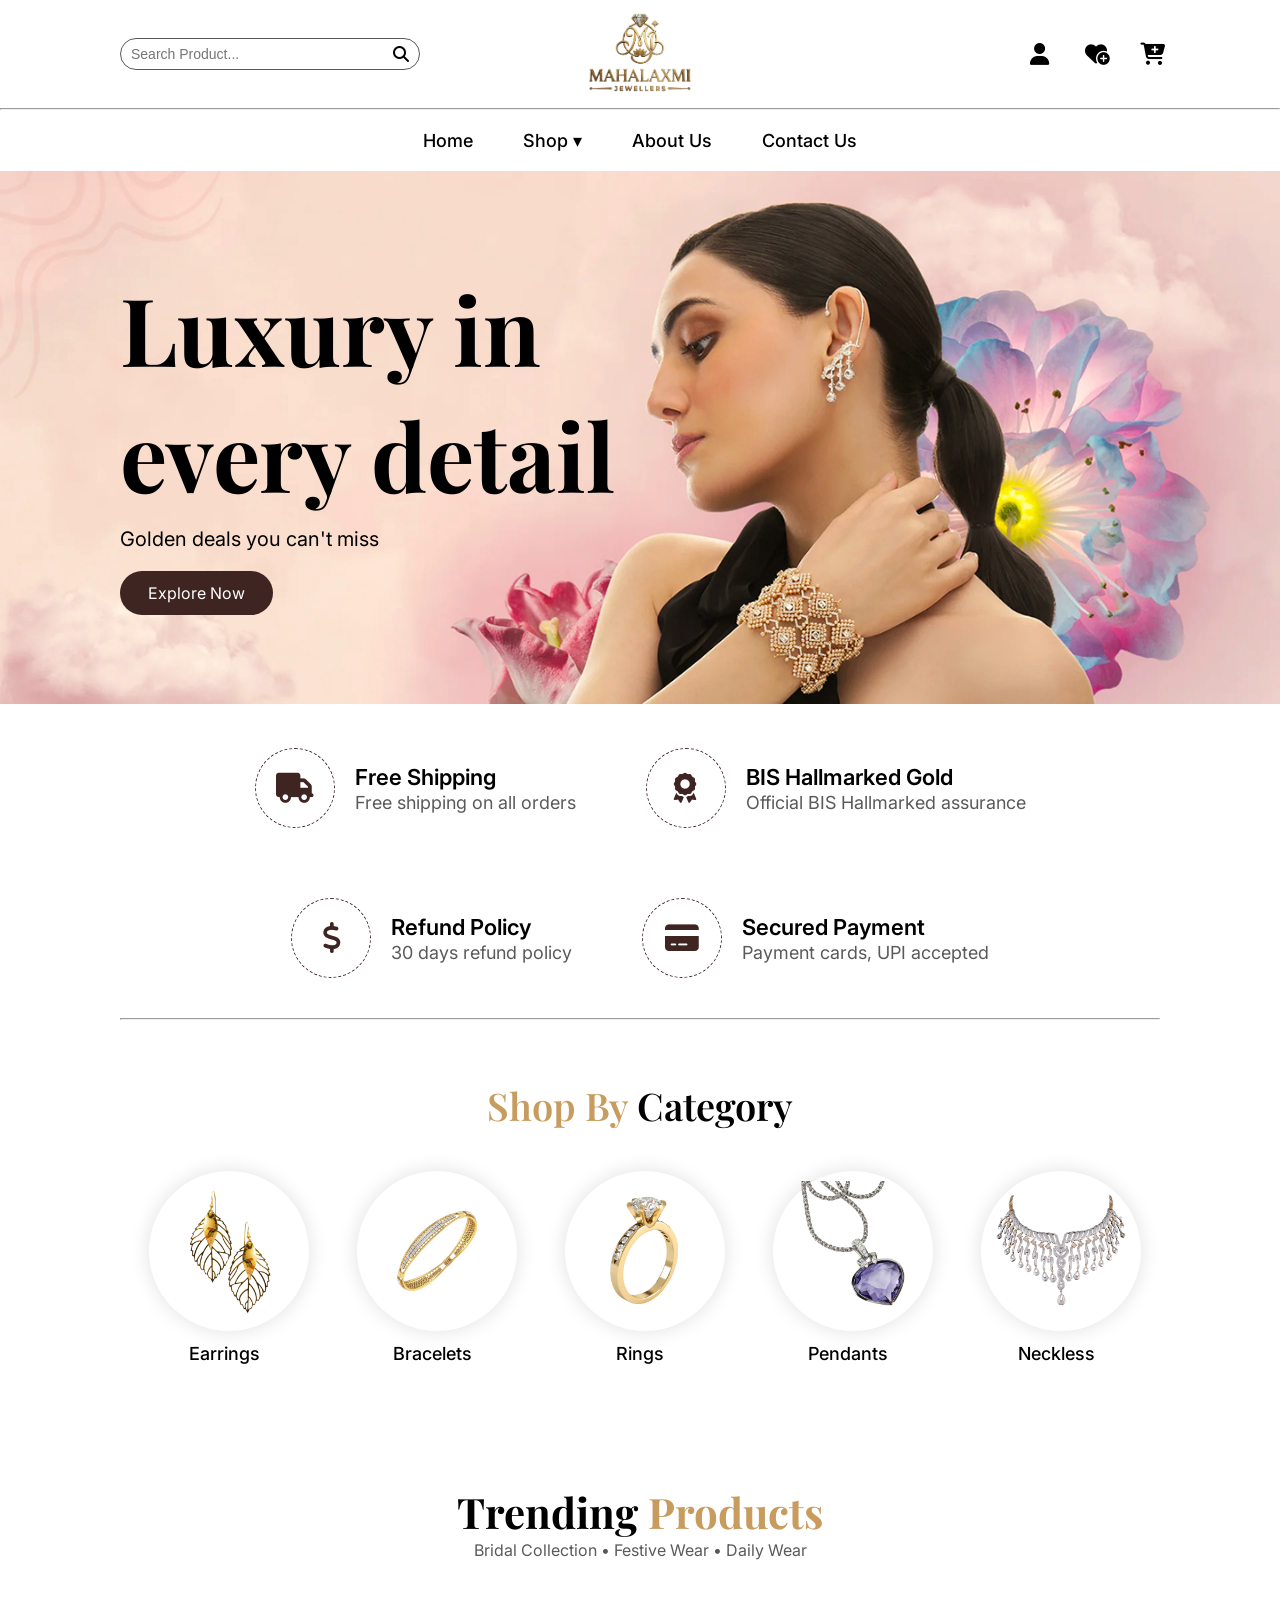
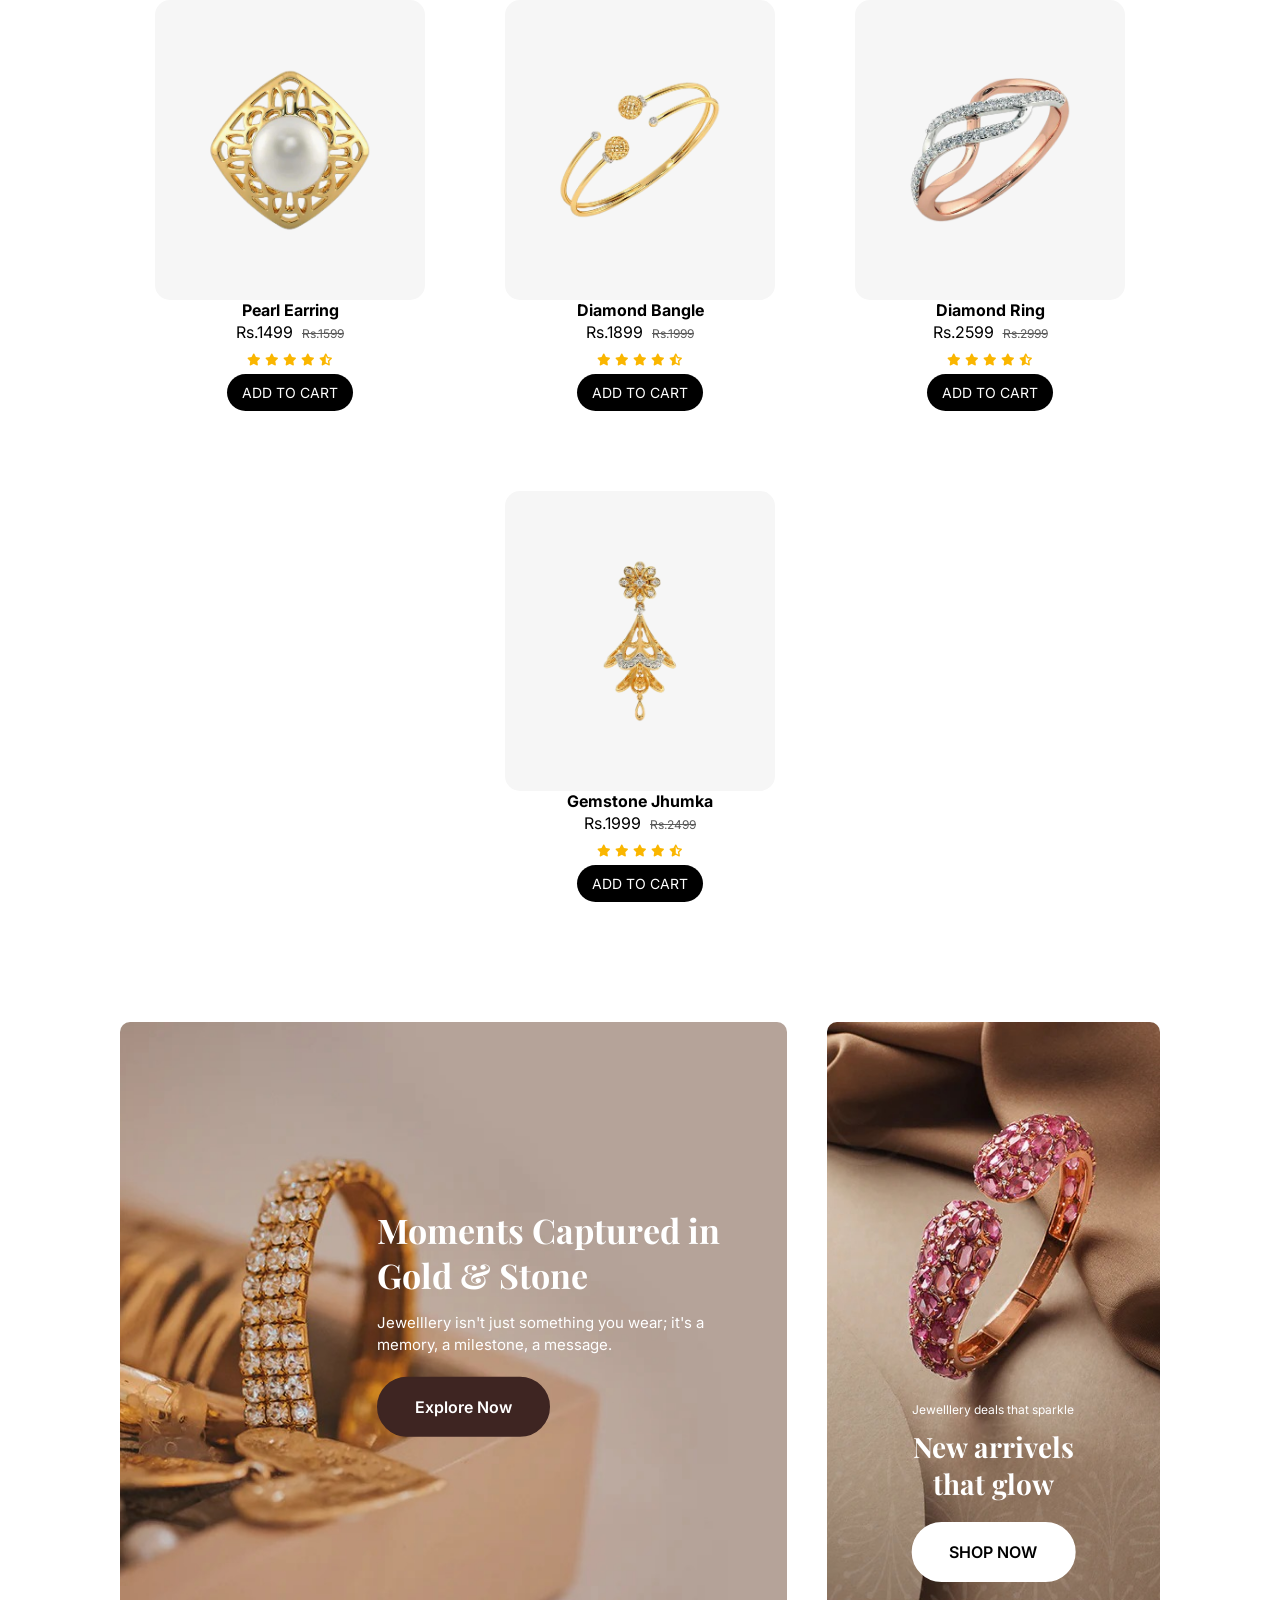
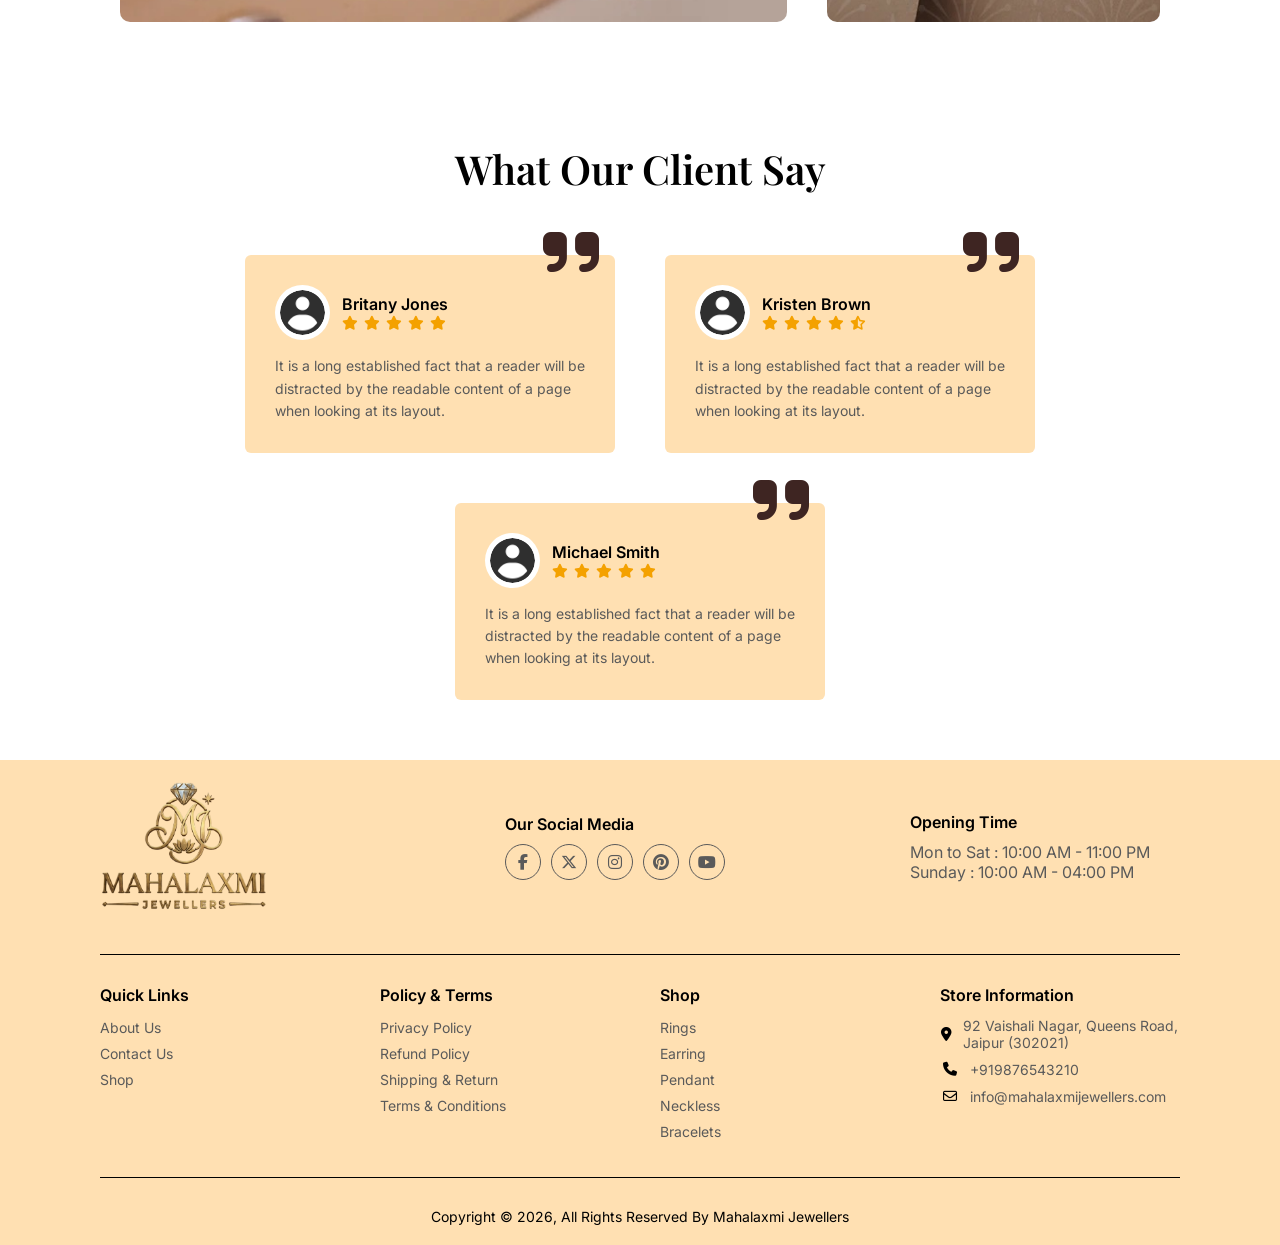
<file: index.html>
<!DOCTYPE html>
<html lang="en">
<head>
    <meta charset="UTF-8">
    <meta name="viewport" content="width=device-width, initial-scale=1.0">
    <title>Mahalaxmi Jewellers</title>

    <link rel="shortcut icon" href="/img/mj_logo.png" type="image/x-icon">
    <link rel="stylesheet" href="https://cdnjs.cloudflare.com/ajax/libs/font-awesome/6.5.0/css/all.min.css">
    <link rel="stylesheet" href="style.css">
    <link href="https://fonts.googleapis.com/css2?family=Playfair+Display:wght@400;600;700&family=Inter:wght@300;400;500;600&display=swap" rel="stylesheet">
</head>
<body>
    
        <header class="navbar">

            <div class="top-bar">

                <div class="search-box">
                    <input type="text" placeholder="Search Product...">
                    <span><i class="fa-solid fa-magnifying-glass"></i></span>
                </div>
            
                <div class="logo">
                    <img src="/src/mj_logo.png" alt="mahalaxmi_jewellers_logo">
                </div>

                <div class="nav-icons">
                     <span class="icon"><i class="fa-solid fa-user"></i></span>      <!-- User Profile Icon -->
                    <span class="icon"><i class="fa-solid fa-heart-circle-plus"></i></span> <!-- Wishlist ICon -->
                    <span class="icon"><i class="fa-solid fa-cart-plus"></i></span>  <!-- User Profile Icon -->
                </div>
            </div>

            <hr>

            <div class="nav-links">
                <!-- <p class="delivery-text">
                    <span>Free</span> India Standerd Delivery on all order.
                </p> -->

                <nav>
                    <ul class="menu">

                        <li><a href="index.html">Home</a></li>

                        <li class="dropdown"><a href="shop.html">Shop ▾</a>

                            <ul class="dropdown-menu">
                                <li><a href="#">Rings</a></li>
                                <li><a href="#">Bracelets</a></li>
                                <li><a href="#">Earrings</a></li>
                                <li><a href="#">Pendant</a></li>
                            </ul>
                        </li>
                        <li><a href="/aboutUs.html">About Us</a></li>
                        <li><a href="contactUs.html">Contact Us</a></li>
                    </ul>
                </nav>
            </div>
        </header>


        <!-- =============== Hero Section Start =============== -->

        <section class="hero-banner">
            <div class="hero-banner-wrapper">

                <!-- Banner 1 -->

                <div class="hero-banner-item">
                    <img src="src/hero_banner_1.png" alt="banner">
                    <div class="hero-banner-content">
                        <h1>Luxury in every detail</h1>
                        <p>Golden deals you can't miss</p>
                        <a href="#" class="hero-btn">Explore Now</a>
                    </div>
                </div>

                <!-- Banner 2 -->

                <div class="hero-banner-item">
                    <img src="src/hero_banner_2.png" alt="Banner">
                    <div class="hero-banner-content">
                        <h1>Elegance in every detail</h1>
                        <p>Premium collection for every occasion</p>
                        <a href="#" class="hero-btn">Explore Now</a>
                    </div>
                </div>

                <!-- Banner 3 -->

                <div class="hero-banner-item">
                    <img src="src/hero_banner_3.png" alt="Banner">
                    <div class="hero-banner-content">
                        <h1>Shine that never fades</h1>
                        <p>Exclusive diamond pieces just for you</p>
                        <a href="#" class="hero-btn">Explore Now</a>
                    </div>
                </div>

            </div>
        </section>

        <!-- =============== Feature Section Start =============== -->

        <section class="features">

            <div class="feature-item">
                <div class="icon-circle">
                    <i class="fas fa-truck"></i>
                </div>
                <div class="feature-content">
                    <h4>Free Shipping</h4>
                    <p>Free shipping on all orders</p>
                </div>
            </div>

            <div class="feature-item">
                
                <div class="icon-circle">
                    <i class="fa-solid fa-award"></i>
                </div>
                <div class="feature-content">
                    <h4>BIS Hallmarked Gold</h4>
                    <p>Official BIS Hallmarked assurance</p>
                </div>
            </div>

            <div class="feature-item">
                <div class="icon-circle">
                    <i class="fa-solid fa-dollar-sign"></i>
                </div>
                <div class="feature-content">
                    <h4>Refund Policy</h4>
                    <p>30 days refund policy</p>
                </div>
            </div>

            <div class="feature-item">
                <div class="icon-circle">
                    <i class="fas fa-credit-card"></i>
                </div>
                <div class="feature-content">
                    <h4>Secured Payment</h4>
                    <p>Payment cards, UPI accepted</p>
                </div>
            </div>

        </section>

        <hr class="feature-hr">

</a>
        <!-- =============== Shop By Category Star =============== -->

        <section class="shop-category">
            <h2><span>Shop By </span>Category</h2>

            <div class="category-wrapper">
                <div class="category-item">
                    <a href="#">
                    <div class="circle">
                        <img src="src/earring.png" alt="Earrings">
                    </div>
                    <p>Earrings</p>
                    </a>
                </div>

                    <div class="category-item">
                        <a href="#">
                        <div class="circle">
                            <img src="src/bracelet.png" alt="Bracelets">
                        </div>
                        <p>Bracelets</p></a>
                    </div>

                    <div class="category-item">
                        <a href="#">
                        <div class="circle">
                            <img src="src/ring.png" alt="Rings">
                        </div>
                        <p>Rings</p></a>
                    </div>

                    <div class="category-item">
                        <a href="#">
                        <div class="circle">
                            <img src="src/pendant.png" alt="Pendants">
                        </div>
                        <p>Pendants</p></a>
                    </div>

                    <div class="category-item">
                        <a href="#">
                        <div class="circle">
                            <img src="src/neckless.png" alt="Neckless">
                        </div>
                        <p>Neckless</p></a>
                    </div>

                </div>
        </section>

        <!-- =============== Tranding Product Start =============== -->

        <section class="trending">
            <h2>Trending <span>Products</span></h2>
            <p class="trending-subtitle">Bridal Collection • Festive Wear • Daily Wear</p>

            <div class="trend-product-container">

                <!--Product 1-->
                <div class="trend-product">
                    <a href="#" class="trend-img-box">

                        <span class="wishlist-icon">
                            <i class="fa-regular fa-heart"></i>
                        </span>

                        <img src="src/trending_products/earring.png" alt="Earring" class="trend-img">
                        <img src="src/trending_products/earring_hover.png" alt="Earring" class="trend-hover">
                    </a>
                    <h4>Pearl Earring</h4>
                    <p class="price">Rs.1499 <span>Rs.1599</span></p>
                    <div class="stars">
                        <i class="fa-solid fa-star"></i>
                        <i class="fa-solid fa-star"></i>
                        <i class="fa-solid fa-star"></i>
                        <i class="fa-solid fa-star"></i>
                        <i class="fa-solid fa-star-half-stroke"></i>
                    </div>
                    <a href="#" class="btn">ADD TO CART</a>
                </div>

                <!--Product 2-->
                <div class="trend-product">
                    <a href="#" class="trend-img-box">

                        <span class="wishlist-icon">
                            <i class="fa-regular fa-heart"></i>
                        </span>

                        <img src="src/trending_products/bangle.png" alt="Bangle" class="trend-img">
                        <img src="src/trending_products/bangle_hover.png" alt="Bangle" class="trend-hover">
                    </a>
                    <h4>Diamond Bangle</h4>
                    <p class="price">Rs.1899 <span>Rs.1999</span></p>
                    <div class="stars">
                        <i class="fa-solid fa-star"></i>
                        <i class="fa-solid fa-star"></i>
                        <i class="fa-solid fa-star"></i>
                        <i class="fa-solid fa-star"></i>
                        <i class="fa-solid fa-star-half-stroke"></i>
                    </div>

                    <a href="#" class="btn">ADD TO CART</a>
                </div>

                <!--Product 3-->
                <div class="trend-product">
                    <a href="#" class="trend-img-box">

                        <span class="wishlist-icon">
                            <i class="fa-regular fa-heart"></i>
                        </span>

                        <img src="src/trending_products/ring.png" alt="Ring" class="trend-img">
                        <img src="src/trending_products/ring_hover.png" alt="Ring" class="trend-hover">
                    </a>
                    <h4>Diamond Ring</h4>
                    <p class="price">Rs.2599 <span>Rs.2999</span></p>
                    <div class="stars">
                        <i class="fa-solid fa-star"></i>
                        <i class="fa-solid fa-star"></i>
                        <i class="fa-solid fa-star"></i>
                        <i class="fa-solid fa-star"></i>
                        <i class="fa-solid fa-star-half-stroke"></i>
                    </div>

                    <a href="#" class="btn">ADD TO CART</a>
                </div>

                <!--Product 4-->
                <div class="trend-product">
                    <a href="#" class="trend-img-box">

                        <span class="wishlist-icon">
                            <i class="fa-regular fa-heart"></i>
                        </span>
                        
                        <img src="src/trending_products/jhumka.png" alt="Jhumka" class="trend-img">
                        <img src="src/trending_products/jhumka_hover.png" alt="Jhumka" class="trend-hover">
                    </a>

                    <h4>Gemstone Jhumka</h4>
                    <p class="price">Rs.1999 <span>Rs.2499</span></p>
                    <div class="stars">
                        <i class="fa-solid fa-star"></i>
                        <i class="fa-solid fa-star"></i>
                        <i class="fa-solid fa-star"></i>
                        <i class="fa-solid fa-star"></i>
                        <i class="fa-solid fa-star-half-stroke"></i>
                    </div>
                    <a href="#" class="btn">ADD TO CART</a>
                </div>
            </div>
        </section>


        <!-- =============== Promo Section Start =============== -->

        <section class="promo-section">

            <!--Left Banner-->
            <div class="promo-left">
                <img src="src/left_promo_banner.jpg" alt="Banner">

                <div class="promo-content">
                    <h2 class="promo-title">Moments Captured in <br> Gold & Stone</h2>
                    <p class="promo-desc">Jewelllery isn't just something you wear; it's a memory, a milestone, a message.</p>
                    <a href="#" class="promo-btn">Explore Now</a>
                </div>
            </div>

            <!--Right Banner-->
            <div class="promo-right">
                <img src="src/right_promo_banner.jpg" alt="Banner">\
                <div class="promo-content right">
                    <span class="promo-tag">Jewelllery deals that sparkle</span>
                    <h3 class="promo-title-small">New arrivels that glow</h3>
                    <a href="#" class="promo-btn light">SHOP NOW</a>
                </div>
            </div>
        </section>


        <!-- =============== Footer Start =============== -->

        <section class="testimonials">

            <h2 class="testimonials-title">
                What Our <span>Client Say</span>
            </h2>

            <div class="testimonial-container">


            <!--First one-->

            <div class="testimonial-card active">

                <div class="quote">
                    <i class="fa-solid fa-quote-right"></i>
                </div>

                <div class="user-info">
                    <div class="avatar">
                        <div class="avatar-inner">
                            <img src="src/profile_placeholder.png" alt="client">
                        </div>
                    </div>

                    <div class="user-details">
                        <h4 class="client-name">Britany Jones</h4>
                        <div class="testimonial-stars">
                        <i class="fa-solid fa-star"></i>
                        <i class="fa-solid fa-star"></i>
                        <i class="fa-solid fa-star"></i>
                        <i class="fa-solid fa-star"></i>
                        <i class="fa-solid fa-star"></i>
                        </div>
                    </div>
                </div>

                <p class="testimonial-text">It is a long established fact that a reader will be distracted by the readable content of a page when looking at its layout.</p>
            </div>

            <!--Second one-->

            <div class="testimonial-card">
                <div class="quote">
                    <i class="fa-solid fa-quote-right"></i>
                </div>

                <div class="user-info">
                    <div class="avatar">
                        <div class="avatar-inner">
                            <img src="src/profile_placeholder.png" alt="client">
                        </div>
                    </div>

                    <div class="user-details">
                        <h4 class="client-name">Kristen Brown</h4>

                        <div class="testimonial-stars">
                        <i class="fa-solid fa-star"></i>
                        <i class="fa-solid fa-star"></i>
                        <i class="fa-solid fa-star"></i>
                        <i class="fa-solid fa-star"></i>
                        <i class="fa-solid fa-star-half-stroke"></i>
                        </div>
                    </div>
                </div>

                <p class="testimonial-text">It is a long established fact that a reader will be distracted by the readable content of a page when looking at its layout.</p>
            </div>

            <!--Third One-->

            <div class="testimonial-card">
                <div class="quote">
                    <i class="fa-solid fa-quote-right"></i>
                </div>

                <div class="user-info">
                    <div class="avatar">
                        <div class="avatar-inner">
                            <img src="src/profile_placeholder.png" alt="client">
                        </div>
                    </div>

                    <div class="user-details">

                        <h4 class="client-name">Michael Smith</h4>

                        <div class="testimonial-stars">
                        <i class="fa-solid fa-star"></i>
                        <i class="fa-solid fa-star"></i>
                        <i class="fa-solid fa-star"></i>
                        <i class="fa-solid fa-star"></i>
                        <i class="fa-solid fa-star"></i>
                        </div>
                    </div>
                </div>

                <p class="testimonial-text">It is a long established fact that a reader will be distracted by the readable content of a page when looking at its layout.</p>

            </div>
            </div>
        </section>

        <!-- =============== Footer Start =============== -->

        <footer class="footer">

            <div class="footer-top">
                <div class="footer-logo">
                    <img src="/src/mj_logo.png" alt="mj_logo">
                </div>

                <div class="footer-contact">
                    <h4>Our Social Media</h4>

                    <div class="social-icons">
                        <span><i class="fa-brands fa-facebook-f"></i></span>    <!-- Facebook Icon -->
                        <span><i class="fa-brands fa-x-twitter"></i></span> <!-- Twitter Icon -->
                        <span><i class="fa-brands fa-instagram"></i></span> <!-- Instagram Icon -->
                        <span><i class="fa-brands fa-pinterest"></i></span> <!-- Pinterest Icon -->
                        <span><i class="fa-brands fa-youtube"></i></span>   <!-- Youtube Icon -->
                    </div>
                </div>

                <div class="footer-time">
                    <h4>Opening Time</h4>
                    <p>Mon to Sat : 10:00 AM - 11:00 PM</p>
                    <p>Sunday : 10:00 AM - 04:00 PM</p>
                </div>

            </div>

            <hr>

            <div class="footer-middle">

                <div class="footer-col">
                    <h4>Quick Links</h4>
                    <ul>
                        <li><a href="aboutUs.html">About Us</a></li>
                        <li><a href="contactUs.html">Contact Us</a></li>
                        <li><a href="shop.html">Shop</a></li>
                    </ul>
                </div>

                <div class="footer-col">
                    <h4>Policy & Terms</h4>
                    <ul>
                        <li><a href="#">Privacy Policy</a></li>
                        <li><a href="#">Refund Policy</a></li>
                        <li><a href="#">Shipping & Return</a></li>
                        <li><a href="#">Terms & Conditions</a></li>
                    </ul>
                </div>

                <div class="footer-col">
                    <h4>Shop</h4>
                    <ul>
                        <li><a href="#">Rings</a></li>
                        <li><a href="#">Earring</a></li>
                        <li><a href="#">Pendant</a></li>
                        <li><a href="#">Neckless</a></li>
                        <li><a href="#">Bracelets</a></li>
                    </ul>
                </div>

                <div class="footer-col">
                    <h4>Store Information</h4>
                    <p><span><i class="fa-solid fa-location-dot"></i></span>92 Vaishali Nagar, Queens Road, Jaipur (302021)</p>
                    <p><span><i class="fa-solid fa-phone"></i></span>+919876543210</p>
                    <p><span><i class="fa-regular fa-envelope"></i></span>info@mahalaxmijewellers.com</p>
                </div>
            </div>

            <hr>

            <div class="footer-bottom">
                <p>Copyright &copy; 2026, All Rights Reserved By Mahalaxmi Jewellers</p>
            </div>
        </footer>
</body>
</html>
</file>
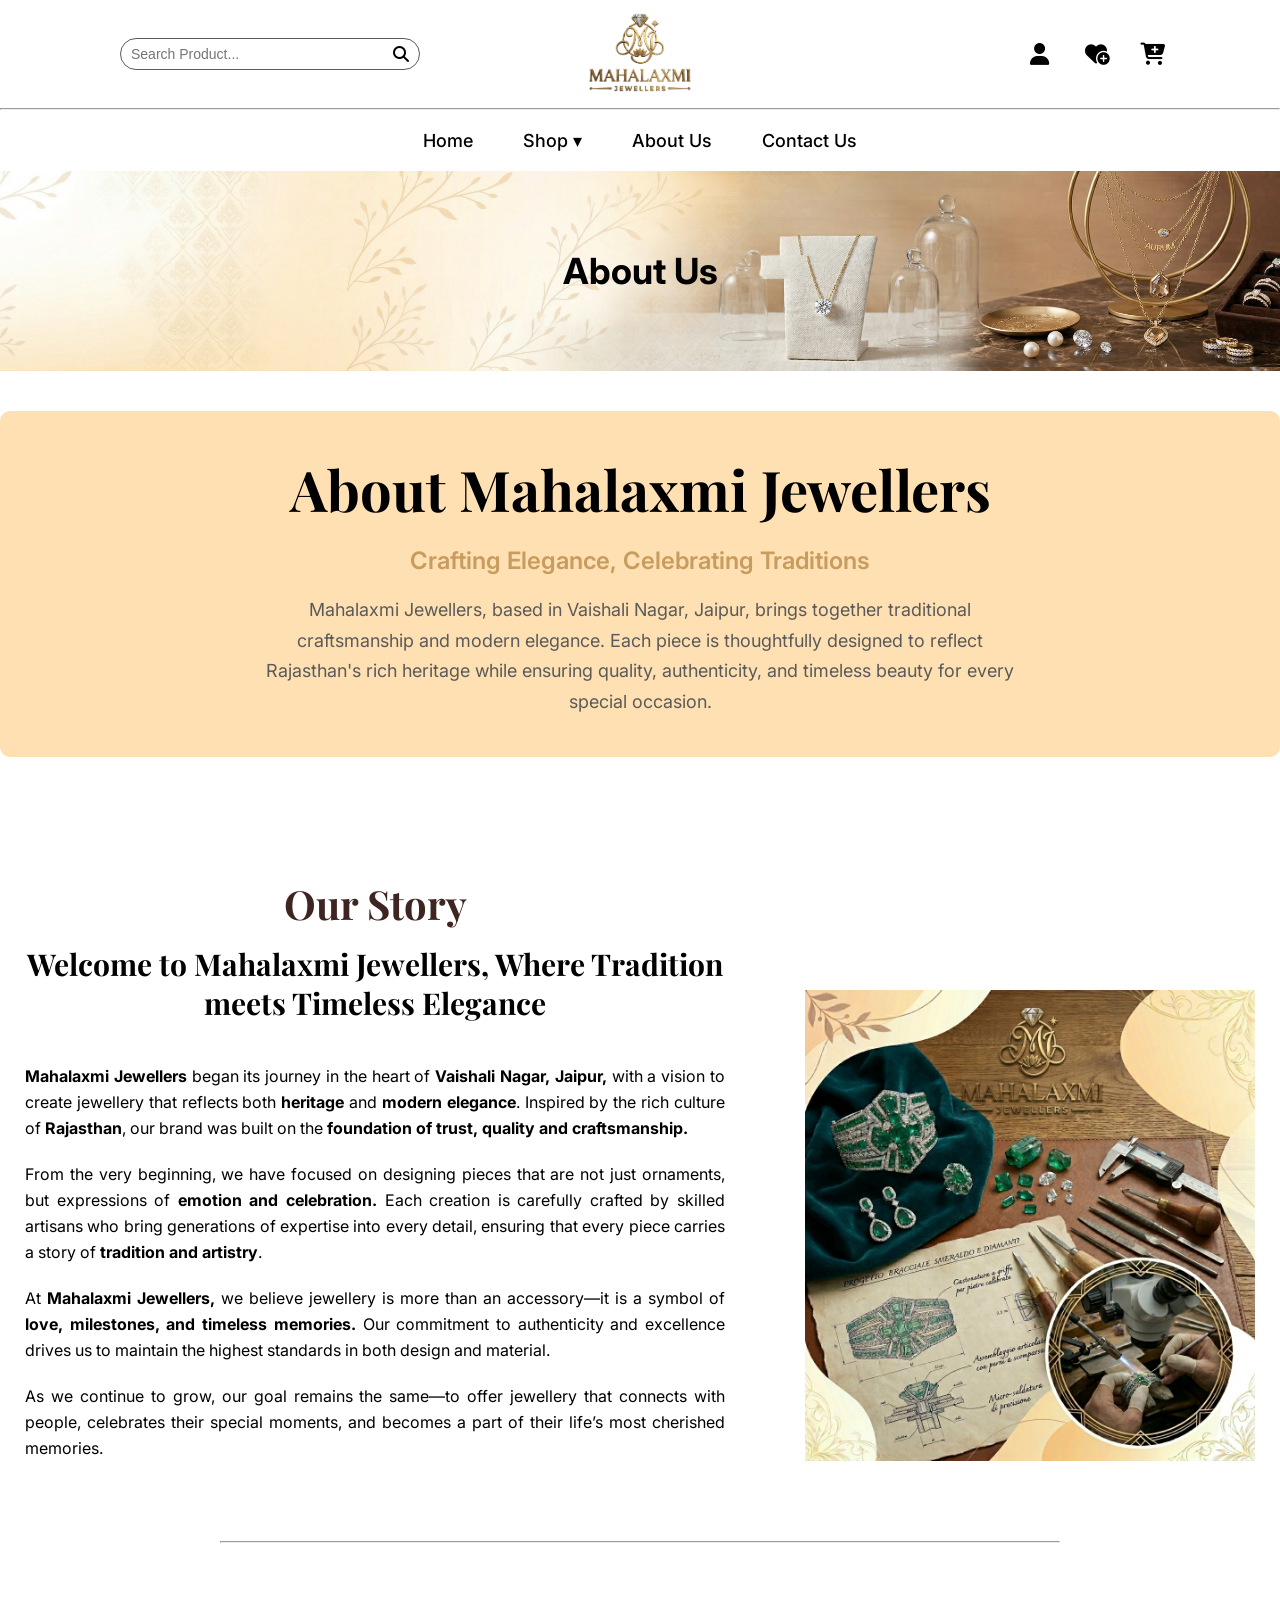
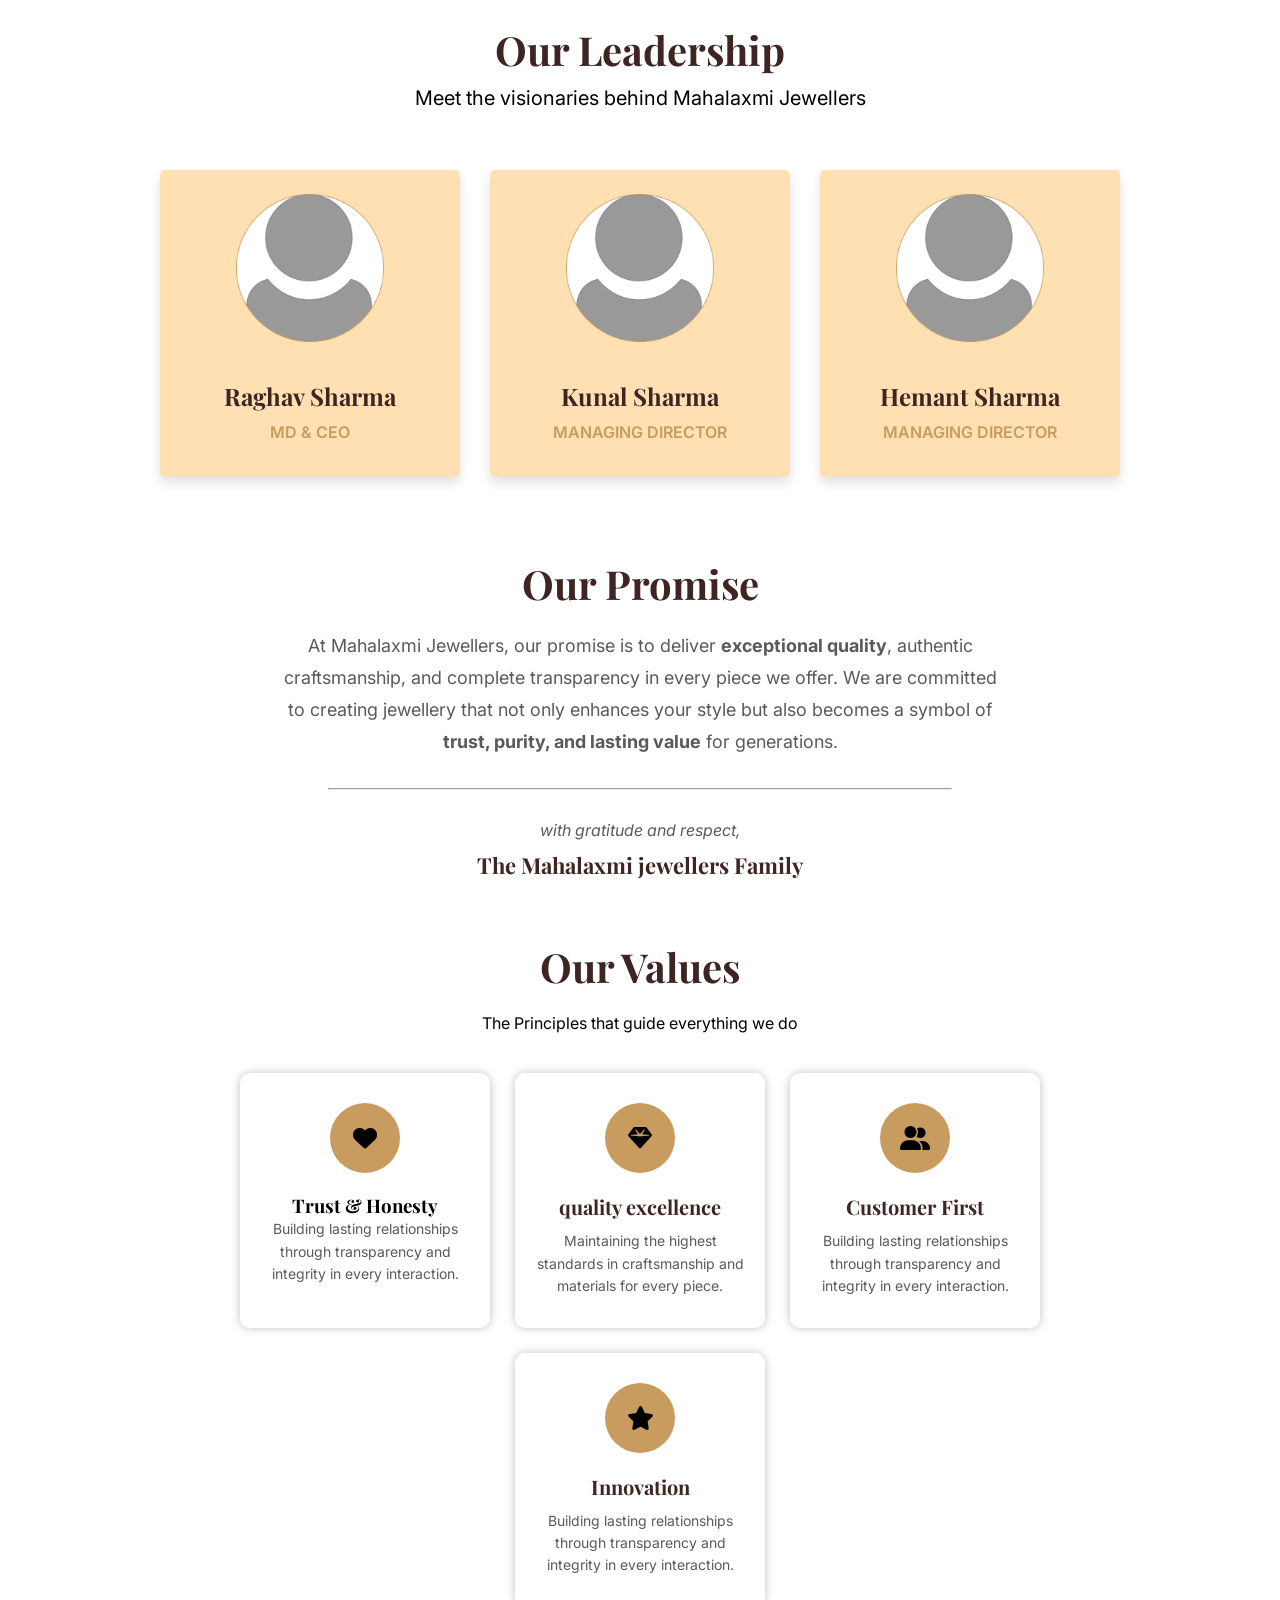
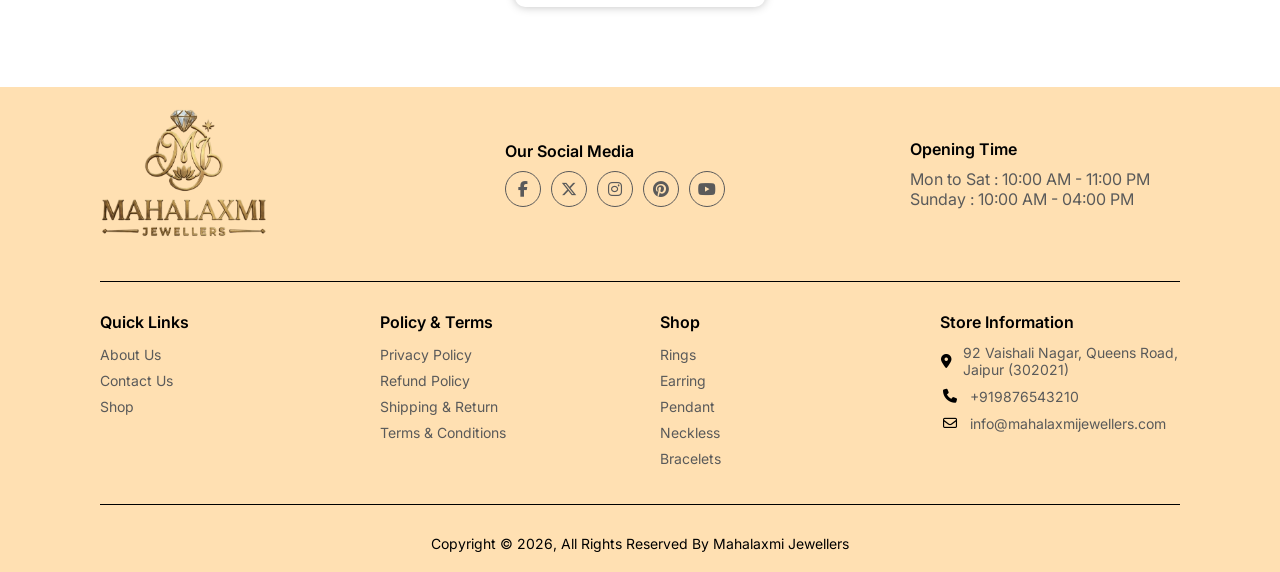
<file: aboutUs.html>
<!DOCTYPE html>
<html lang="en">

<head>
    <meta charset="UTF-8">
    <meta name="viewport" content="width=device-width, initial-scale=1.0">
    <title>Mahalaxmi Jewellers</title>

    <link rel="shortcut icon" href="/img/mj_logo.png" type="image/x-icon">
    <link rel="stylesheet" href="https://cdnjs.cloudflare.com/ajax/libs/font-awesome/6.5.0/css/all.min.css">
    <link rel="stylesheet" href="style.css">
    <link rel="stylesheet" href="aboutUs.css">
    <link
        href="https://fonts.googleapis.com/css2?family=Playfair+Display:wght@400;600;700&family=Inter:wght@300;400;500;600&display=swap"
        rel="stylesheet">
</head>

<body>

    <header class="navbar">

        <div class="top-bar">

            <div class="search-box">
                <input type="text" placeholder="Search Product...">
                <span><i class="fa-solid fa-magnifying-glass"></i></span>
            </div>

            <div class="logo">
                <img src="/src/mj_logo.png" alt="mahalaxmi_jewellers_logo">
            </div>

            <div class="nav-icons">
                <span class="icon"><i class="fa-solid fa-user"></i></span> <!-- User Profile Icon -->
                <span class="icon"><i class="fa-solid fa-heart-circle-plus"></i></span> <!-- Wishlist ICon -->
                <span class="icon"><i class="fa-solid fa-cart-plus"></i></span> <!-- User Profile Icon -->
            </div>
        </div>

        <hr>

        <div class="nav-links">
            <!-- <p class="delivery-text">
                    <span>Free</span> India Standerd Delivery on all order.
                </p> -->

            <nav>
                <ul class="menu">

                    <li><a href="index.html">Home</a></li>

                    <li class="dropdown"><a href="shop.html">Shop ▾</a>

                        <ul class="dropdown-menu">
                            <li><a href="#">Rings</a></li>
                            <li><a href="#">Bracelets</a></li>
                            <li><a href="#">Earrings</a></li>
                            <li><a href="#">Pendant</a></li>
                        </ul>
                    </li>
                    <li><a href="aboutUs.html">About Us</a></li>
                    <li><a href="contactUs.html">Contact Us</a></li>
                </ul>
            </nav>
        </div>
    </header>

    <!-- =============== Banner =============== -->


    <section class="about_banner">
        <div class="about-banner-wrapper">
            <div class="about-banner-item">
                <img src="src/about_banner.png" alt="About Banner" class="about-banner-img">

                <div class="about-banner-content">
                    <h4 class="about-banner-title">About Us</h4>
                </div>
            </div>
        </div>
    </section>


    <!-- =============== About Mahalaxmi Jewellers =============== -->

    <section class="about-main">
        <h2 class="about-main-title">About Mahalaxmi Jewellers</h2>
        <h4 class="about-main-subtitle">Crafting Elegance, Celebrating Traditions</h4>

        <p class="about-main-desc">Mahalaxmi Jewellers, based in Vaishali Nagar, Jaipur, brings together traditional
            craftsmanship and modern elegance. Each piece is thoughtfully designed to reflect Rajasthan's rich heritage
            while ensuring quality, authenticity, and timeless beauty for every special occasion.</p>
    </section>

    <!--Our Story-->

    <section class="about-section">
        <div class="about-container">

            <div class="about-row">

                <!-- LEFT SIDE -->
                <div class="about-left">

                    <h3 class="about-subtitle">Our Story</h3>

                    <h2 class="about-title">
                        Welcome to Mahalaxmi Jewellers, Where Tradition meets Timeless Elegance
                    </h2>

                    <!-- TEXT MUST BE INSIDE -->
                    <div class="about-text">

                        <p class="about-para">
                            <strong>Mahalaxmi Jewellers</strong> began its journey in the heart of <strong>Vaishali Nagar, Jaipur,</strong> with a vision to create jewellery that reflects both <strong>heritage</strong> and <strong>modern elegance</strong>. Inspired by the rich culture of <strong>Rajasthan</strong>, our brand was built on the <strong>foundation of trust, quality and craftsmanship.</strong>
                        </p>

                        <p class="about-para">
                            From the very beginning, we have focused on designing pieces that are not just ornaments, but expressions of <strong>emotion and celebration.</strong> Each creation is carefully crafted by skilled artisans who bring generations of expertise into every detail, ensuring that every piece carries a story of <strong>tradition and artistry</strong>.
                        </p>

                        <p class="about-para">
                            At <strong>Mahalaxmi Jewellers,</strong> we believe jewellery is more than an accessory—it is a symbol of <strong>love, milestones, and timeless memories.</strong> Our commitment to authenticity and excellence drives us to maintain the highest standards in both design and material.
                        </p>

                        <p class="about-para">
                            As we continue to grow, our goal remains the same—to offer jewellery that connects with people, celebrates their special moments, and becomes a part of their life’s most cherished memories.
                        </p>

                    </div>

                </div>

                <!-- RIGHT SIDE -->
                <div class="about-image">
                    <img src="src/stroy-banner.png" alt="" class="about-img">
                </div>

            </div>

        </div>
    </section>

    <hr class="story-hr">

    <!-- =============== Our Leadership =============== -->


    <section class="leadership">
    <h2 class="leadership-title">Our Leadership</h2>
    <p class="leadership-subtitle">Meet the visionaries behind Mahalaxmi Jewellers</p>

    <div class="leader-container">

        <div class="leader-card">
            <div class="leader-img">
                <img src="src/team_profile.png" alt="Raghav Sharma">
            </div>
            <h3 class="leader-name">Raghav Sharma</h3>
            <span class="leader-role">MD & CEO</span>
        </div>

        <div class="leader-card">
            <div class="leader-img">
                <img src="src/team_profile.png" alt="Kunal Sharma">
            </div>
            <h3 class="leader-name">Kunal Sharma</h3>
            <span class="leader-role">MANAGING DIRECTOR</span>
        </div>

        <div class="leader-card">
            <div class="leader-img">
                <img src="src/team_profile.png" alt="Hemant Sharma">
            </div>
            <h3 class="leader-name">Hemant Sharma</h3>
            <span class="leader-role">MANAGING DIRECTOR</span>
        </div>

    </div>
</section>


    <!-- =============== Our Promise Start =============== -->


    <section class="promise">
        <h2 class="promise-title">Our Promise</h2>

        <p class="promise-text">At Mahalaxmi Jewellers, our promise is to deliver <b>exceptional quality</b>, authentic craftsmanship, and complete transparency in every piece we offer. We are committed to creating jewellery that not only enhances your style but also becomes a symbol of <b>trust, purity, and lasting value</b> for generations.</p>

        <hr class="promise-hr">

        <p class="promise-sign">with gratitude and respect,</p>
        <h3 class="promise-family">The Mahalaxmi jewellers Family</h3>
    </section>

    <!-- =============== Our Values Start =============== -->

    <section class="values">
        <h2 class="values-title">Our Values</h2>
        <p class="values subtitle">The Principles that guide everything we do</p>

        <div class="values-wrapper">

            <!--Card 1-->

            <div class="value-card">

                <div class="value-icon">
                    <i class="fa-solid fa-heart"></i>
                </div>

                <h3 class="value-heading">Trust & Honesty</h3>
                <p class="value-desc">Building lasting relationships through transparency and integrity in every interaction.</p>
            </div>

            <!--Card 2-->

            <div class="value-card">
                <div class="value-icon">
                    <i class="fa-solid fa-gem"></i>
                </div>
                <h3 class="value-title">quality excellence</h3>
                <p class="value-desc">Maintaining the highest standards in craftsmanship and materials for every piece.</p>
            </div>

            <!--Card 3-->

            <div class="value-card">
                <div class="value-icon">
                    <i class="fa-solid fa-user-group"></i>
                </div>
                <h3 class="value-title">Customer First</h3>
                <p class="value-desc">Building lasting relationships through transparency and integrity in every interaction.</p>
            </div>

            <!--Card 4-->

            <div class="value-card">
                <div class="value-icon">
                    <i class="fa-solid fa-star"></i>
                </div>

                <h3 class="value-title">Innovation</h3>
                <p class="value-desc">Building lasting relationships through transparency and integrity in every interaction.</p>
            </div>
        </div>
    </section>

    <!-- =============== Footer Start =============== -->

    <footer class="footer">

        <div class="footer-top">
            <div class="footer-logo">
                <img src="/src/mj_logo.png" alt="mj_logo">
            </div>

            <div class="footer-contact">
                <h4>Our Social Media</h4>

                <div class="social-icons">
                    <span><i class="fa-brands fa-facebook-f"></i></span> <!-- Facebook Icon -->
                    <span><i class="fa-brands fa-x-twitter"></i></span> <!-- Twitter Icon -->
                    <span><i class="fa-brands fa-instagram"></i></span> <!-- Instagram Icon -->
                    <span><i class="fa-brands fa-pinterest"></i></span> <!-- Pinterest Icon -->
                    <span><i class="fa-brands fa-youtube"></i></span> <!-- Youtube Icon -->
                </div>
            </div>

            <div class="footer-time">
                <h4>Opening Time</h4>
                <p>Mon to Sat : 10:00 AM - 11:00 PM</p>
                <p>Sunday : 10:00 AM - 04:00 PM</p>
            </div>

        </div>

        <hr>

        <div class="footer-middle">

            <div class="footer-col">
                <h4>Quick Links</h4>
                <ul>
                    <li><a href="aboutUs.html">About Us</a></li>
                    <li><a href="contactUs.html">Contact Us</a></li>
                    <li><a href="shop.html">Shop</a></li>
                </ul>
            </div>

            <div class="footer-col">
                <h4>Policy & Terms</h4>
                <ul>
                    <li><a href="#">Privacy Policy</a></li>
                    <li><a href="#">Refund Policy</a></li>
                    <li><a href="#">Shipping & Return</a></li>
                    <li><a href="#">Terms & Conditions</a></li>
                </ul>
            </div>

            <div class="footer-col">
                <h4>Shop</h4>
                <ul>
                    <li><a href="#">Rings</a></li>
                    <li><a href="#">Earring</a></li>
                    <li><a href="#">Pendant</a></li>
                    <li><a href="#">Neckless</a></li>
                    <li><a href="#">Bracelets</a></li>
                </ul>
            </div>

            <div class="footer-col">
                <h4>Store Information</h4>
                <p><span><i class="fa-solid fa-location-dot"></i></span>92 Vaishali Nagar, Queens Road, Jaipur (302021)
                </p>
                <p><span><i class="fa-solid fa-phone"></i></span>+919876543210</p>
                <p><span><i class="fa-regular fa-envelope"></i></span>info@mahalaxmijewellers.com</p>
            </div>
        </div>

        <hr>

        <div class="footer-bottom">
            <p>Copyright &copy; 2026, All Rights Reserved By Mahalaxmi Jewellers</p>
        </div>
    </footer>
</body>

</html>
</file>
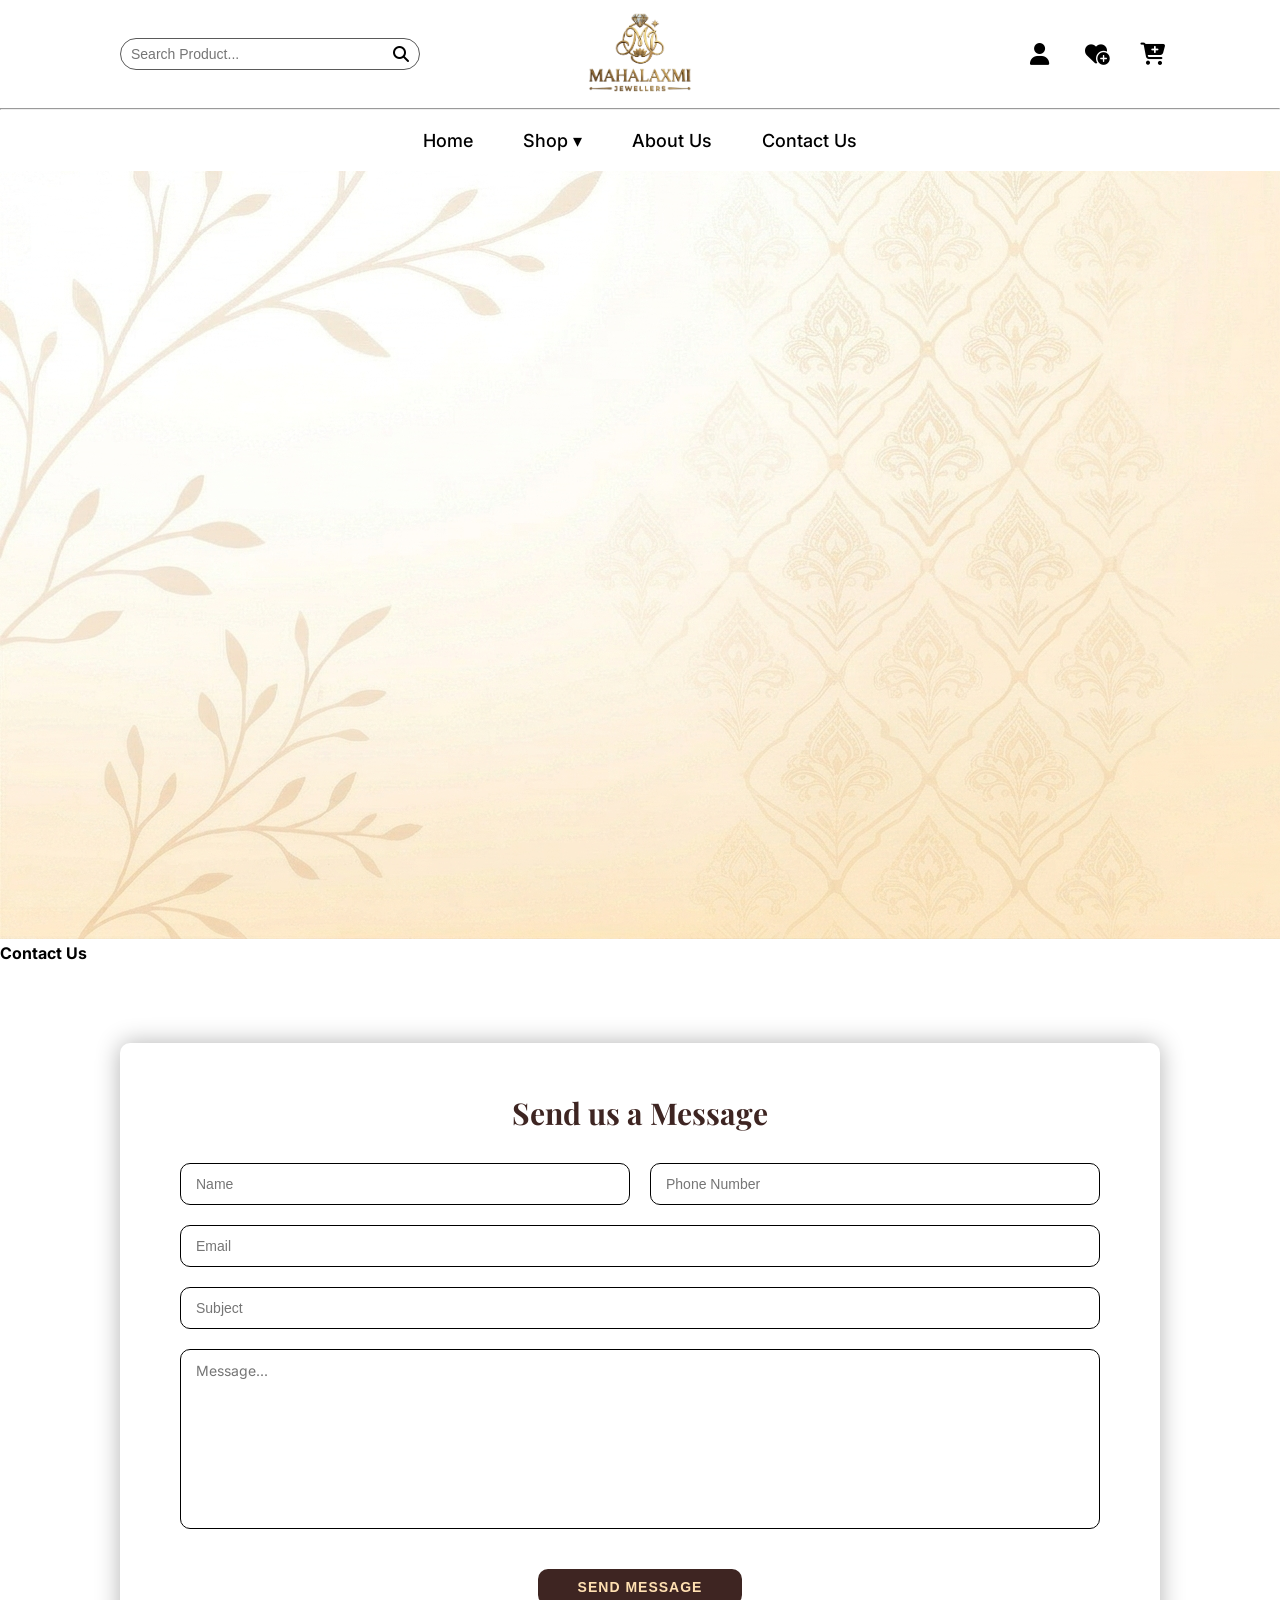
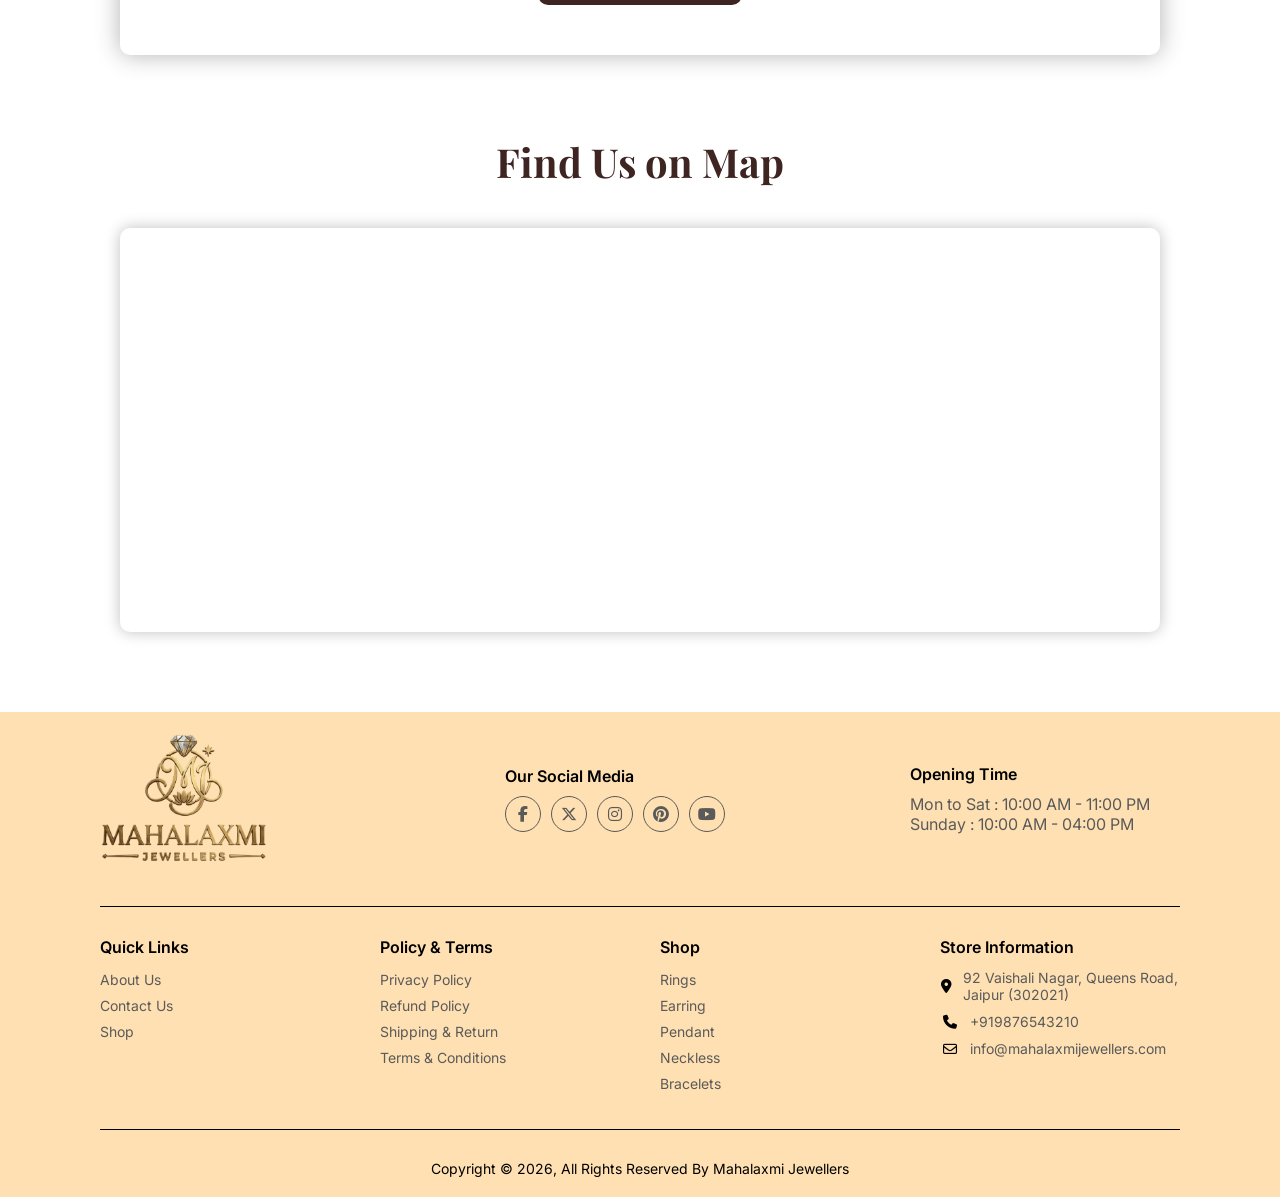
<file: contactUs.html>
<!DOCTYPE html>
<html lang="en">

<head>
    <meta charset="UTF-8">
    <meta name="viewport" content="width=device-width, initial-scale=1.0">
    <title>Mahalaxmi Jewellers</title>

    <link rel="shortcut icon" href="/img/mj_logo.png" type="image/x-icon">
    <link rel="stylesheet" href="https://cdnjs.cloudflare.com/ajax/libs/font-awesome/6.5.0/css/all.min.css">
    <link rel="stylesheet" href="style.css">
    <link rel="stylesheet" href="contactUs.css">
    <link
        href="https://fonts.googleapis.com/css2?family=Playfair+Display:wght@400;600;700&family=Inter:wght@300;400;500;600&display=swap"
        rel="stylesheet">
</head>

<body>

    <header class="navbar">

        <div class="top-bar">

            <div class="search-box">
                <input type="text" placeholder="Search Product...">
                <span><i class="fa-solid fa-magnifying-glass"></i></span>
            </div>

            <div class="logo">
                <img src="/src/mj_logo.png" alt="mahalaxmi_jewellers_logo">
            </div>

            <div class="nav-icons">
                <span class="icon"><i class="fa-solid fa-user"></i></span> <!-- User Profile Icon -->
                <span class="icon"><i class="fa-solid fa-heart-circle-plus"></i></span> <!-- Wishlist ICon -->
                <span class="icon"><i class="fa-solid fa-cart-plus"></i></span> <!-- User Profile Icon -->
            </div>
        </div>

        <hr>

        <div class="nav-links">
            <!-- <p class="delivery-text">
                    <span>Free</span> India Standerd Delivery on all order.
                </p> -->

            <nav>
                <ul class="menu">

                    <li><a href="index.html">Home</a></li>

                    <li class="dropdown"><a href="shop.html">Shop ▾</a>

                        <ul class="dropdown-menu">
                            <li><a href="#">Rings</a></li>
                            <li><a href="#">Bracelets</a></li>
                            <li><a href="#">Earrings</a></li>
                            <li><a href="#">Pendant</a></li>
                        </ul>
                    </li>
                    <li><a href="aboutUs.html">About Us</a></li>
                    <li><a href="contactUs.html">Contact Us</a></li>
                </ul>
            </nav>
        </div>
    </header>

    <!-- =============== Banner =============== -->


    <section class="about_banner">
        <div class="about-banner-wrapper">
            <div class="about-banner-item">
                <img src="src/contact_banner.png" alt="About Banner" class="about-banner-img">

                <div class="about-banner-content">
                    <h4 class="about-banner-title">Contact Us</h4>
                </div>
            </div>
        </div>
    </section>

    <!-- =============== Contact Form Start =============== -->

    <section class="contact">

        <div class="contact-box">

            <h2 class="contact-title">Send us a Message</h2>

            <form class="contact-form">

                <div class="form-row">
                    <input type="text" placeholder="Name" class="form-input">
                    <input type="text" placeholder="Phone Number" class="form-input">
                </div>

                <input type="email" placeholder="Email" class="form-input full">
                <input type="text" placeholder="Subject" class="form-input full">

                <textarea placeholder="Message..." class="form-textarea"></textarea>

                <button type="submit" class="contact-btn">SEND MESSAGE</button>
            </form>
        </div>
    </section>

    <!--  ===== Map Section Start ===== -->

    <section class="map-section">

        <h2 class="map-title">Find Us on Map</h2>

        <div class="map-container">
            <iframe src="https://www.google.com/maps/embed?pb=!1m18!1m12!1m3!1d4256.949544890093!2d75.7437291!3d26.919540299999998!2m3!1f0!2f0!3f0!3m2!1i1024!2i768!4f13.1!3m3!1m2!1s0x396db364051b39db%3A0x3f1918654176479f!2sMahalaxmi%20Jewellers!5e1!3m2!1sen!2sin!4v1776195038708!5m2!1sen!2sin" width="600" height="450" style="border:0;" allowfullscreen="" loading="lazy" referrerpolicy="no-referrer-when-downgrade"></iframe>
        </div>
    </section>


    <!-- =============== Footer Start =============== -->

    <footer class="footer">

        <div class="footer-top">
            <div class="footer-logo">
                <img src="/src/mj_logo.png" alt="mj_logo">
            </div>

            <div class="footer-contact">
                <h4>Our Social Media</h4>

                <div class="social-icons">
                    <span><i class="fa-brands fa-facebook-f"></i></span> <!-- Facebook Icon -->
                    <span><i class="fa-brands fa-x-twitter"></i></span> <!-- Twitter Icon -->
                    <span><i class="fa-brands fa-instagram"></i></span> <!-- Instagram Icon -->
                    <span><i class="fa-brands fa-pinterest"></i></span> <!-- Pinterest Icon -->
                    <span><i class="fa-brands fa-youtube"></i></span> <!-- Youtube Icon -->
                </div>
            </div>

            <div class="footer-time">
                <h4>Opening Time</h4>
                <p>Mon to Sat : 10:00 AM - 11:00 PM</p>
                <p>Sunday : 10:00 AM - 04:00 PM</p>
            </div>

        </div>

        <hr>

        <div class="footer-middle">

            <div class="footer-col">
                <h4>Quick Links</h4>
                <ul>
                    <li><a href="aboutUs.html">About Us</a></li>
                    <li><a href="contactUs.html">Contact Us</a></li>
                    <li><a href="shop.html">Shop</a></li>
                </ul>
            </div>

            <div class="footer-col">
                <h4>Policy & Terms</h4>
                <ul>
                    <li><a href="#">Privacy Policy</a></li>
                    <li><a href="#">Refund Policy</a></li>
                    <li><a href="#">Shipping & Return</a></li>
                    <li><a href="#">Terms & Conditions</a></li>
                </ul>
            </div>

            <div class="footer-col">
                <h4>Shop</h4>
                <ul>
                    <li><a href="#">Rings</a></li>
                    <li><a href="#">Earring</a></li>
                    <li><a href="#">Pendant</a></li>
                    <li><a href="#">Neckless</a></li>
                    <li><a href="#">Bracelets</a></li>
                </ul>
            </div>

            <div class="footer-col">
                <h4>Store Information</h4>
                <p><span><i class="fa-solid fa-location-dot"></i></span>92 Vaishali Nagar, Queens Road, Jaipur (302021)
                </p>
                <p><span><i class="fa-solid fa-phone"></i></span>+919876543210</p>
                <p><span><i class="fa-regular fa-envelope"></i></span>info@mahalaxmijewellers.com</p>
            </div>
        </div>

        <hr>

        <div class="footer-bottom">
            <p>Copyright &copy; 2026, All Rights Reserved By Mahalaxmi Jewellers</p>
        </div>
    </footer>
</body>

</html>
</file>
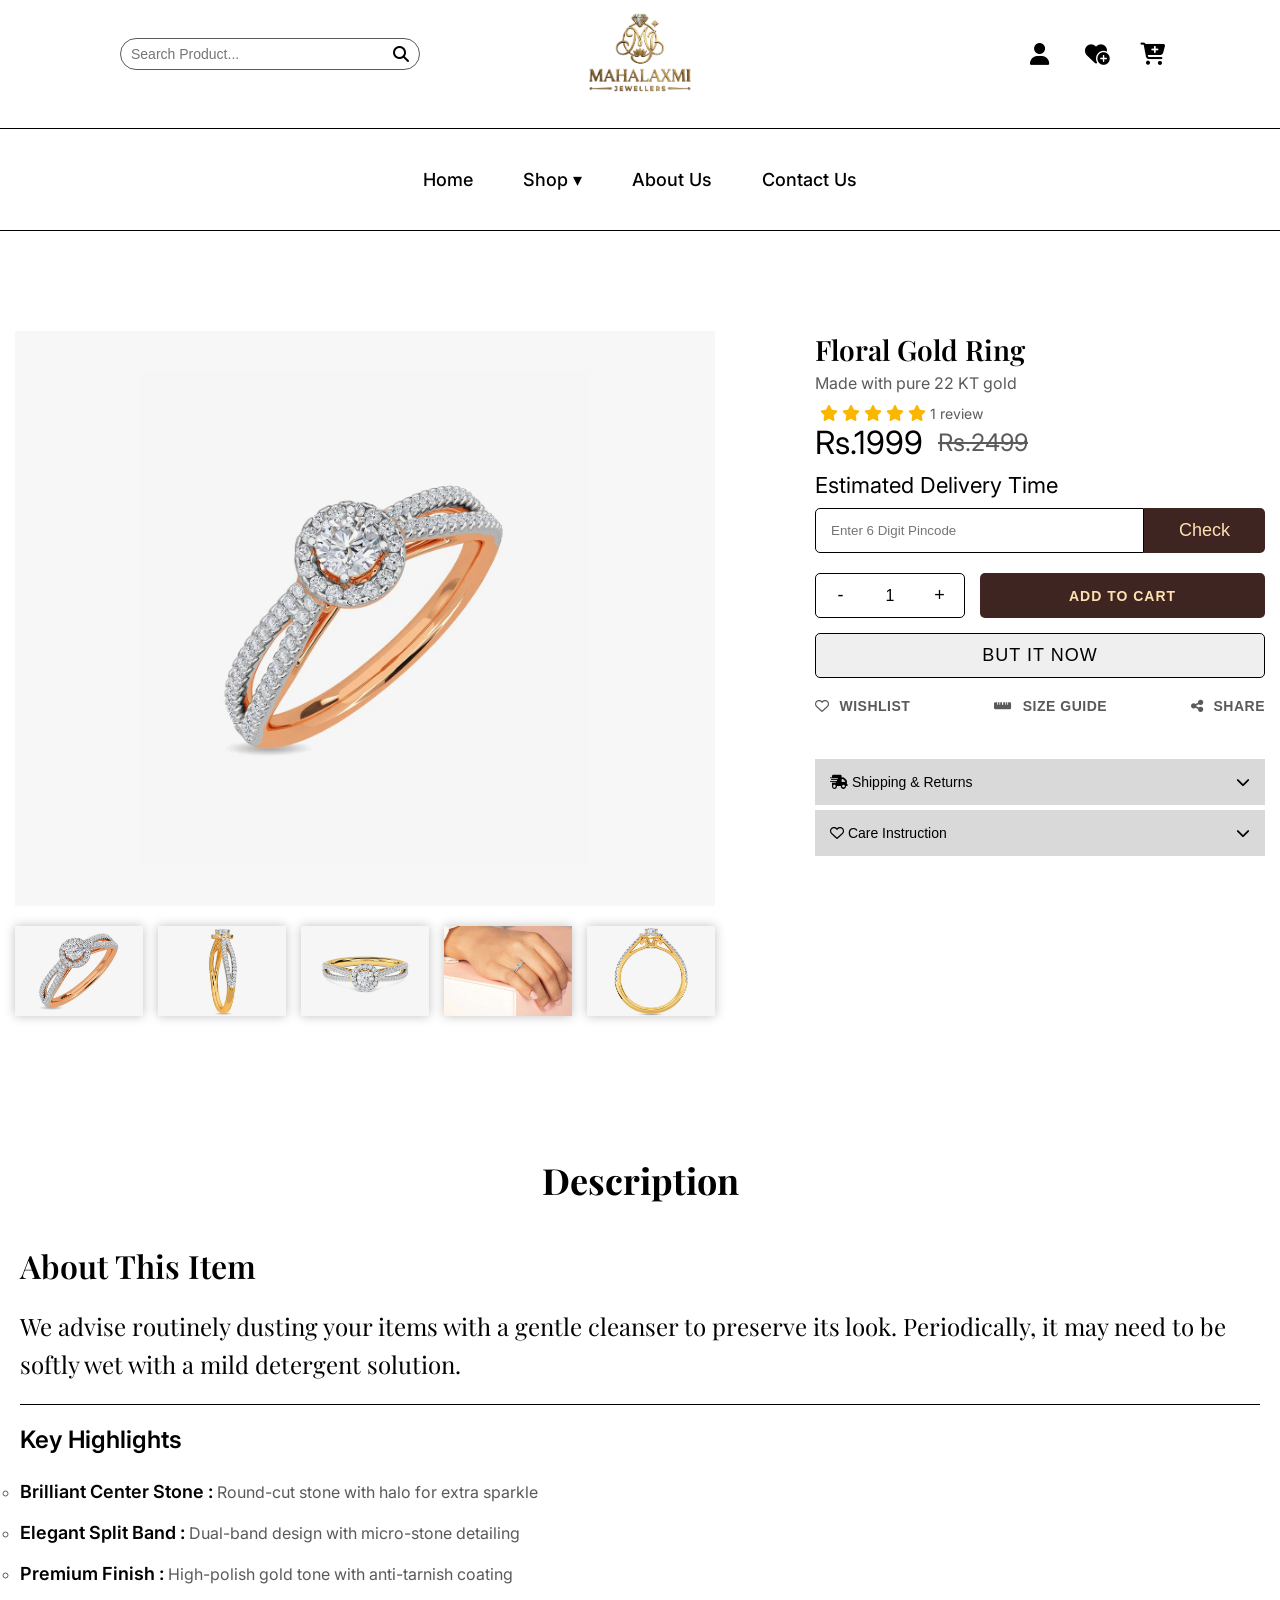
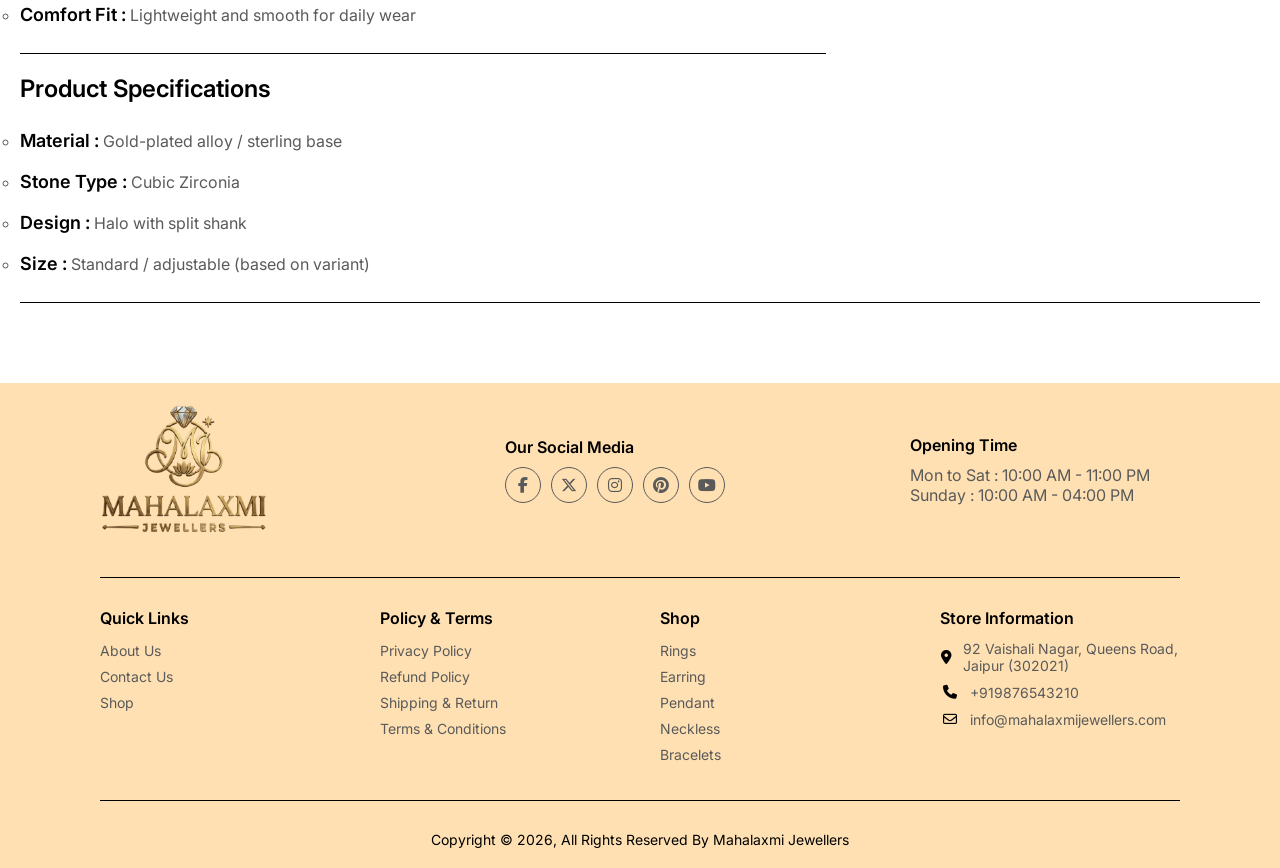
<file: product.html>
<!DOCTYPE html>
<html lang="en">

<head>
    <meta charset="UTF-8">
    <meta name="viewport" content="width=device-width, initial-scale=1.0">
    <title>Mahalaxmi Jewellers</title>

    <link rel="shortcut icon" href="/img/mj_logo.png" type="image/x-icon">
    <link rel="stylesheet" href="https://cdnjs.cloudflare.com/ajax/libs/font-awesome/6.5.0/css/all.min.css">
    <link rel="stylesheet" href="style.css">
    <link rel="stylesheet" href="product.css">
    <link
        href="https://fonts.googleapis.com/css2?family=Playfair+Display:wght@400;600;700&family=Inter:wght@300;400;500;600&display=swap"
        rel="stylesheet">
</head>

<body>

    <header class="navbar">

        <div class="top-bar">

            <div class="search-box">
                <input type="text" placeholder="Search Product...">
                <span><i class="fa-solid fa-magnifying-glass"></i></span>
            </div>

            <div class="logo">
                <img src="/src/mj_logo.png" alt="mahalaxmi_jewellers_logo">
            </div>

            <div class="nav-icons">
                <span class="icon"><i class="fa-solid fa-user"></i></span> <!-- User Profile Icon -->
                <span class="icon"><i class="fa-solid fa-heart-circle-plus"></i></span> <!-- Wishlist ICon -->
                <span class="icon"><i class="fa-solid fa-cart-plus"></i></span> <!-- User Profile Icon -->
            </div>
        </div>

        <hr>

        <div class="nav-links">
            <!-- <p class="delivery-text">
                    <span>Free</span> India Standerd Delivery on all order.
                </p> -->

            <nav>
                <ul class="menu">

                    <li><a href="index.html">Home</a></li>

                    <li class="dropdown"><a href="shop.html">Shop ▾</a>

                        <ul class="dropdown-menu">
                            <li><a href="#">Rings</a></li>
                            <li><a href="#">Bracelets</a></li>
                            <li><a href="#">Earrings</a></li>
                            <li><a href="#">Pendant</a></li>
                        </ul>
                    </li>
                    <li><a href="aboutUs.html">About Us</a></li>
                    <li><a href="contactUs.html">Contact Us</a></li>
                </ul>
            </nav>
        </div>
    </header>

    <hr>

    <!-- =============== Pri. Section =============== -->

    <div class="product-container">

        <div class="product-gallery">

            <div class="main-image-wrapper">
                <img src="src/products/product-1.jpg" alt="Floral Gold Ring" id="mainImage">
            </div>

            <div class="thumbnail-row">

                <img class="thumbnail active" src="src/products/product-1.jpg" alt="" onclick="changeImage(this)">
                <img class="thumbnail" src="src/products/product-1thumb.jpg" alt="" onclick="changeImage(this)">
                <img class="thumbnail" src="src/products/product-1thumb2.jpg" alt="" onclick="changeImage(this)">
                <img class="thumbnail" src="src/products/product-1thumb3.jpg" alt="" onclick="changeImage(this)">
                <img class="thumbnail" src="src/products/product-1thumb4.jpg" alt="" onclick="changeImage(this)">
            </div>
        </div>

        <div class="product-details">

            <h1 class="product-title">Floral Gold Ring</h1>
            <p class="product-subtitle">Made with pure 22 KT gold</p>

            <div class="product-rating">

                <i class="fa-solid fa-star"></i>
                <i class="fa-solid fa-star"></i>
                <i class="fa-solid fa-star"></i>
                <i class="fa-solid fa-star"></i>
                <i class="fa-solid fa-star"></i>
                <span>1 review</span>
            </div>

            <div class="product-price"><span class="current-price">Rs.1999</span> <span
                    class="original-price">Rs.2499</span></div>

            <div class="delivery-section">
                <p class="time">Estimated Delivery Time</p>

                <div class="pincode-box">
                    <input type="text" placeholder="Enter 6 Digit Pincode">
                    <button class="btn-check">Check</button>
                </div>
            </div>

            <div class="cart-action">
                <div class="quantity-selector">
                    <button onclick="updateQuantity(-1)">-</button>
                    <input type="text" id="qty" value="1" readonly>
                    <button onclick="updateQuantity(1)">+</button>
                </div>

                <button class="btn-add-cart">ADD TO CART</button>
            </div>

            <button class="btn-buy-now">BUT IT NOW</button>

            <div class="product-links">

                <button id="wishlistBtn"><i class="fa-regular fa-heart"></i> WISHLIST</button>
                <button id="sizeGuideBtn"><i class="fa-solid fa-ruler-horizontal"></i> SIZE GUIDE</button>
                <button id="shareBtn"><i class="fa-solid fa-share-nodes"></i> SHARE</button>
            </div>

            <div class="accordion-section">

                <button class="accordion-toggle" onclick="toggleAccordion('shipping-content')">
                    <span class="accordion-title"><i class="fa-solid fa-truck-fast"></i> Shipping & Returns</span>
                    <i class="fa-solid fa-chevron-down arrow-icon"></i>
                </button>

                <div id="shipping-content" class="accordion-content">
                    <p>Free shipping and returns available on all orders!</p>
                    <p>We ship all US domestic orders within <strong>5-7 business days.</strong></p>
                </div>

                <button class="accordion-toggle" onclick="toggleAccordion('care-content')">
                    <span class="accordion-title"><i class="fa-regular fa-heart"></i> Care Instruction</span>
                    <i class="fa-solid fa-chevron-down arrow-icon"></i>
                </button>

                <div id="care-content" class="accordion-content">
                    <p>We advise routinely dusting your items with a gentle cleanser to preserve its look. Periodically,
                        it may need to be softly wet with a mild detergent solution.</p>
                </div>
            </div>
        </div>
    </div>

    <div id="sizeGuideModal" class="modal-overlay">
        <div class="modal-content">
            <span class="close-modal" onclick="closeModal('sizeGuideModal')">&times;</span>
            <h2>Size Guide</h2>
            <p style="margin-top: 15px; color: #666;">
                Here is where you will add your ring sizing chart, measurements, or instructional images.
            </p>
        </div>
    </div>

    <div id="shareModal" class="modal-overlay">
        <div class="modal-content">
            <span class="close-modal" onclick="closeModal('shareModal')">&times;</span>
            <h2>Share This Product</h2>
            <p style="margin-top: 15px; color: #666;">
                Add social media icons (Facebook, WhatsApp, Twitter) or a "Copy Link" button here.
            </p>
        </div>
    </div>

    <!--Description Section-->

    <div class="product-desc-sec">
        <h2 class="main-title">Description</h2>

        <h3 class="sub-title">About This Item</h3>
        <p class="intro-text">We advise routinely dusting your items with a gentle cleanser to preserve its look.
            Periodically, it may need to be softly wet with a mild detergent solution.</p>

        <hr class="full-devider">

        <h4 class="list-title">Key Highlights</h4>
        <ul class="specs-list">
            <li><span class="spec-label">Brilliant Center Stone :</span> Round-cut stone with halo for extra sparkle</li>
            <li><span class="spec-label">Elegant Split Band :</span> Dual-band design with micro-stone detailing</li>
            <li><span class="spec-label">Premium Finish :</span> High-polish gold tone with anti-tarnish coating</li>
            <li><span class="spec-label">Comfort Fit :</span> Lightweight and smooth for daily wear</li>
        </ul>

        <hr class="partial-devider">

        <h4 class="list-title">Product Specifications</h4>
        <ul class="specs-list">
            <li><span class="spec-label">Material :</span> Gold-plated alloy / sterling base</li>
            <li><span class="spec-label">Stone Type :</span> Cubic Zirconia</li>
            <li><span class="spec-label">Design :</span> Halo with split shank</li>
            <li><span class="spec-label">Size :</span> Standard / adjustable (based on variant)</li>
        </ul>

        <hr class="full-devider">
    </div>


    <script src="script.js"></script>

    <!-- =============== Footer Start =============== -->

    <footer class="footer">

        <div class="footer-top">
            <div class="footer-logo">
                <img src="/src/mj_logo.png" alt="mj_logo">
            </div>

            <div class="footer-contact">
                <h4>Our Social Media</h4>

                <div class="social-icons">
                    <span><i class="fa-brands fa-facebook-f"></i></span> <!-- Facebook Icon -->
                    <span><i class="fa-brands fa-x-twitter"></i></span> <!-- Twitter Icon -->
                    <span><i class="fa-brands fa-instagram"></i></span> <!-- Instagram Icon -->
                    <span><i class="fa-brands fa-pinterest"></i></span> <!-- Pinterest Icon -->
                    <span><i class="fa-brands fa-youtube"></i></span> <!-- Youtube Icon -->
                </div>
            </div>

            <div class="footer-time">
                <h4>Opening Time</h4>
                <p>Mon to Sat : 10:00 AM - 11:00 PM</p>
                <p>Sunday : 10:00 AM - 04:00 PM</p>
            </div>

        </div>

        <hr>

        <div class="footer-middle">

            <div class="footer-col">
                <h4>Quick Links</h4>
                <ul>
                    <li><a href="aboutUs.html">About Us</a></li>
                    <li><a href="contactUs.html">Contact Us</a></li>
                    <li><a href="shop.css">Shop</a></li>
                </ul>
            </div>

            <div class="footer-col">
                <h4>Policy & Terms</h4>
                <ul>
                    <li><a href="#">Privacy Policy</a></li>
                    <li><a href="#">Refund Policy</a></li>
                    <li><a href="#">Shipping & Return</a></li>
                    <li><a href="#">Terms & Conditions</a></li>
                </ul>
            </div>

            <div class="footer-col">
                <h4>Shop</h4>
                <ul>
                    <li><a href="#">Rings</a></li>
                    <li><a href="#">Earring</a></li>
                    <li><a href="#">Pendant</a></li>
                    <li><a href="#">Neckless</a></li>
                    <li><a href="#">Bracelets</a></li>
                </ul>
            </div>

            <div class="footer-col">
                <h4>Store Information</h4>
                <p><span><i class="fa-solid fa-location-dot"></i></span>92 Vaishali Nagar, Queens Road, Jaipur (302021)
                </p>
                <p><span><i class="fa-solid fa-phone"></i></span>+919876543210</p>
                <p><span><i class="fa-regular fa-envelope"></i></span>info@mahalaxmijewellers.com</p>
            </div>
        </div>

        <hr>

        <div class="footer-bottom">
            <p>Copyright &copy; 2026, All Rights Reserved By Mahalaxmi Jewellers</p>
        </div>
    </footer>
</body>

</html>
</file>
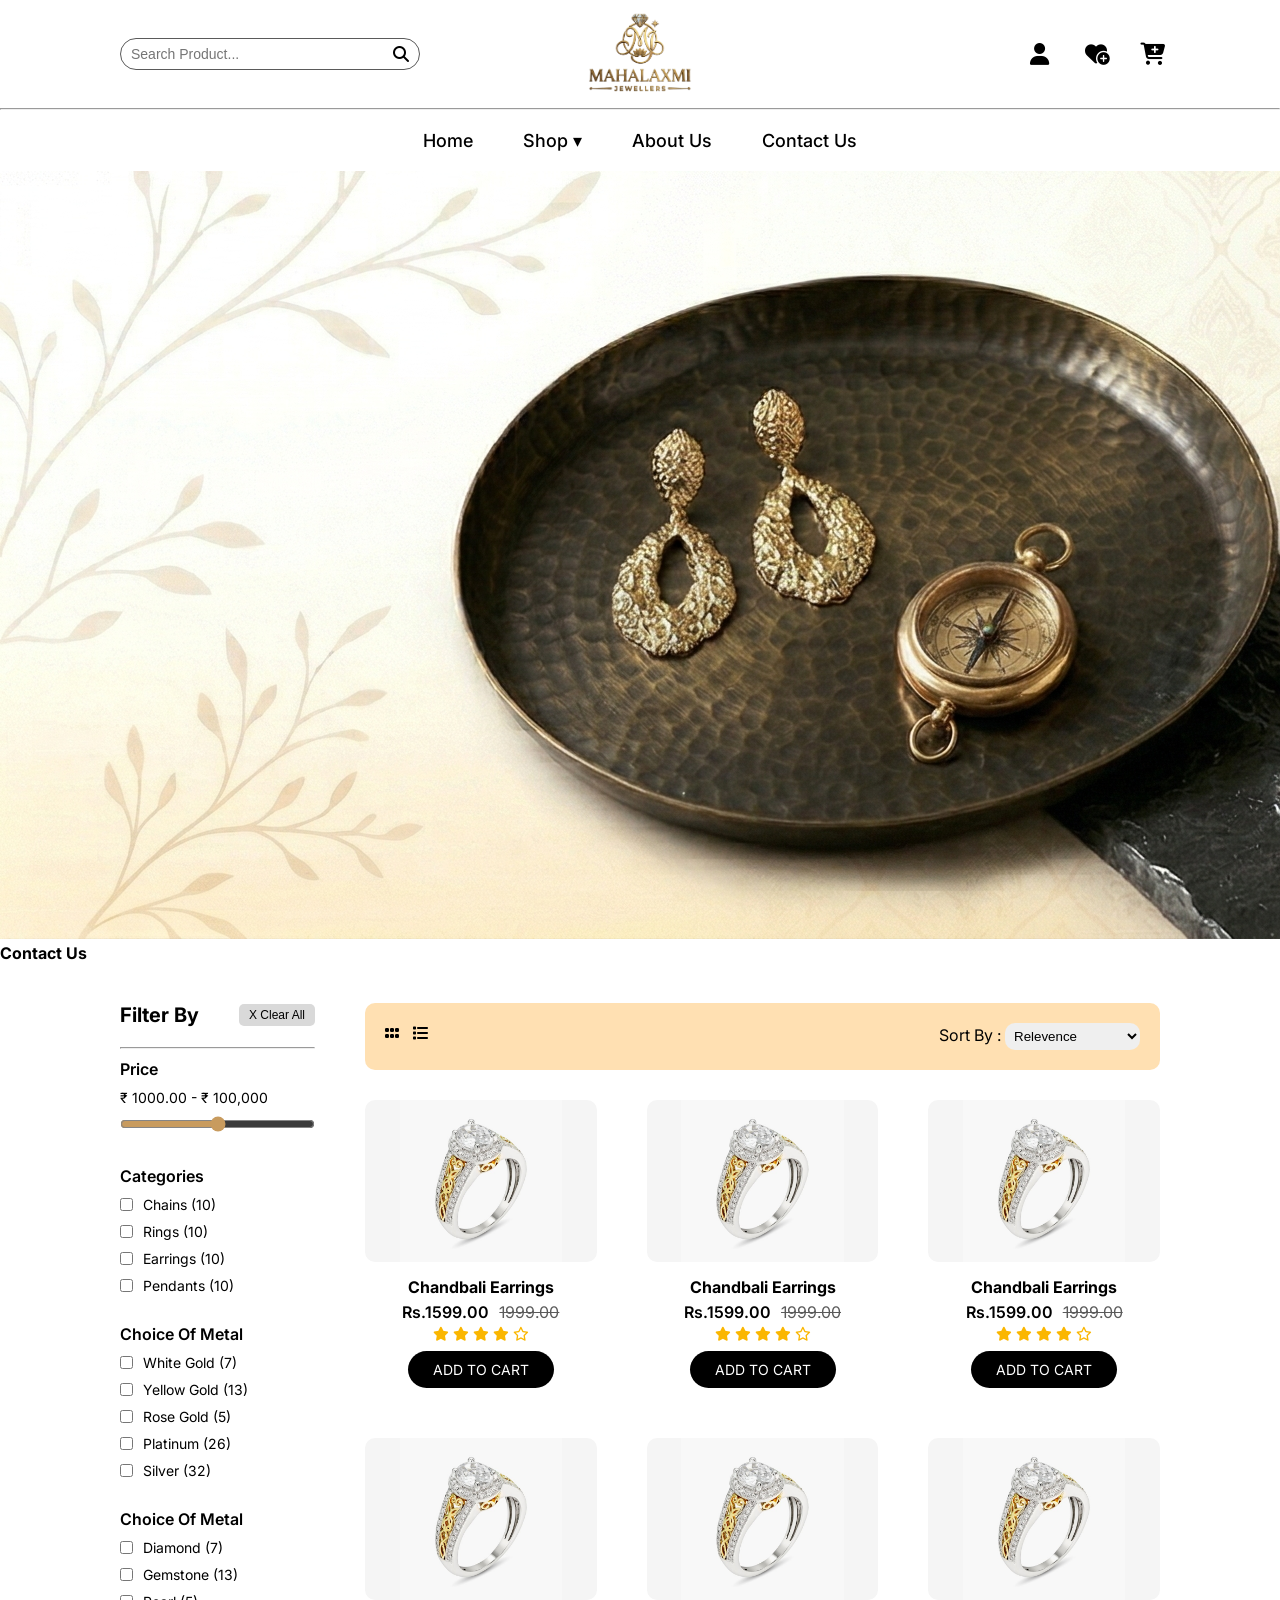
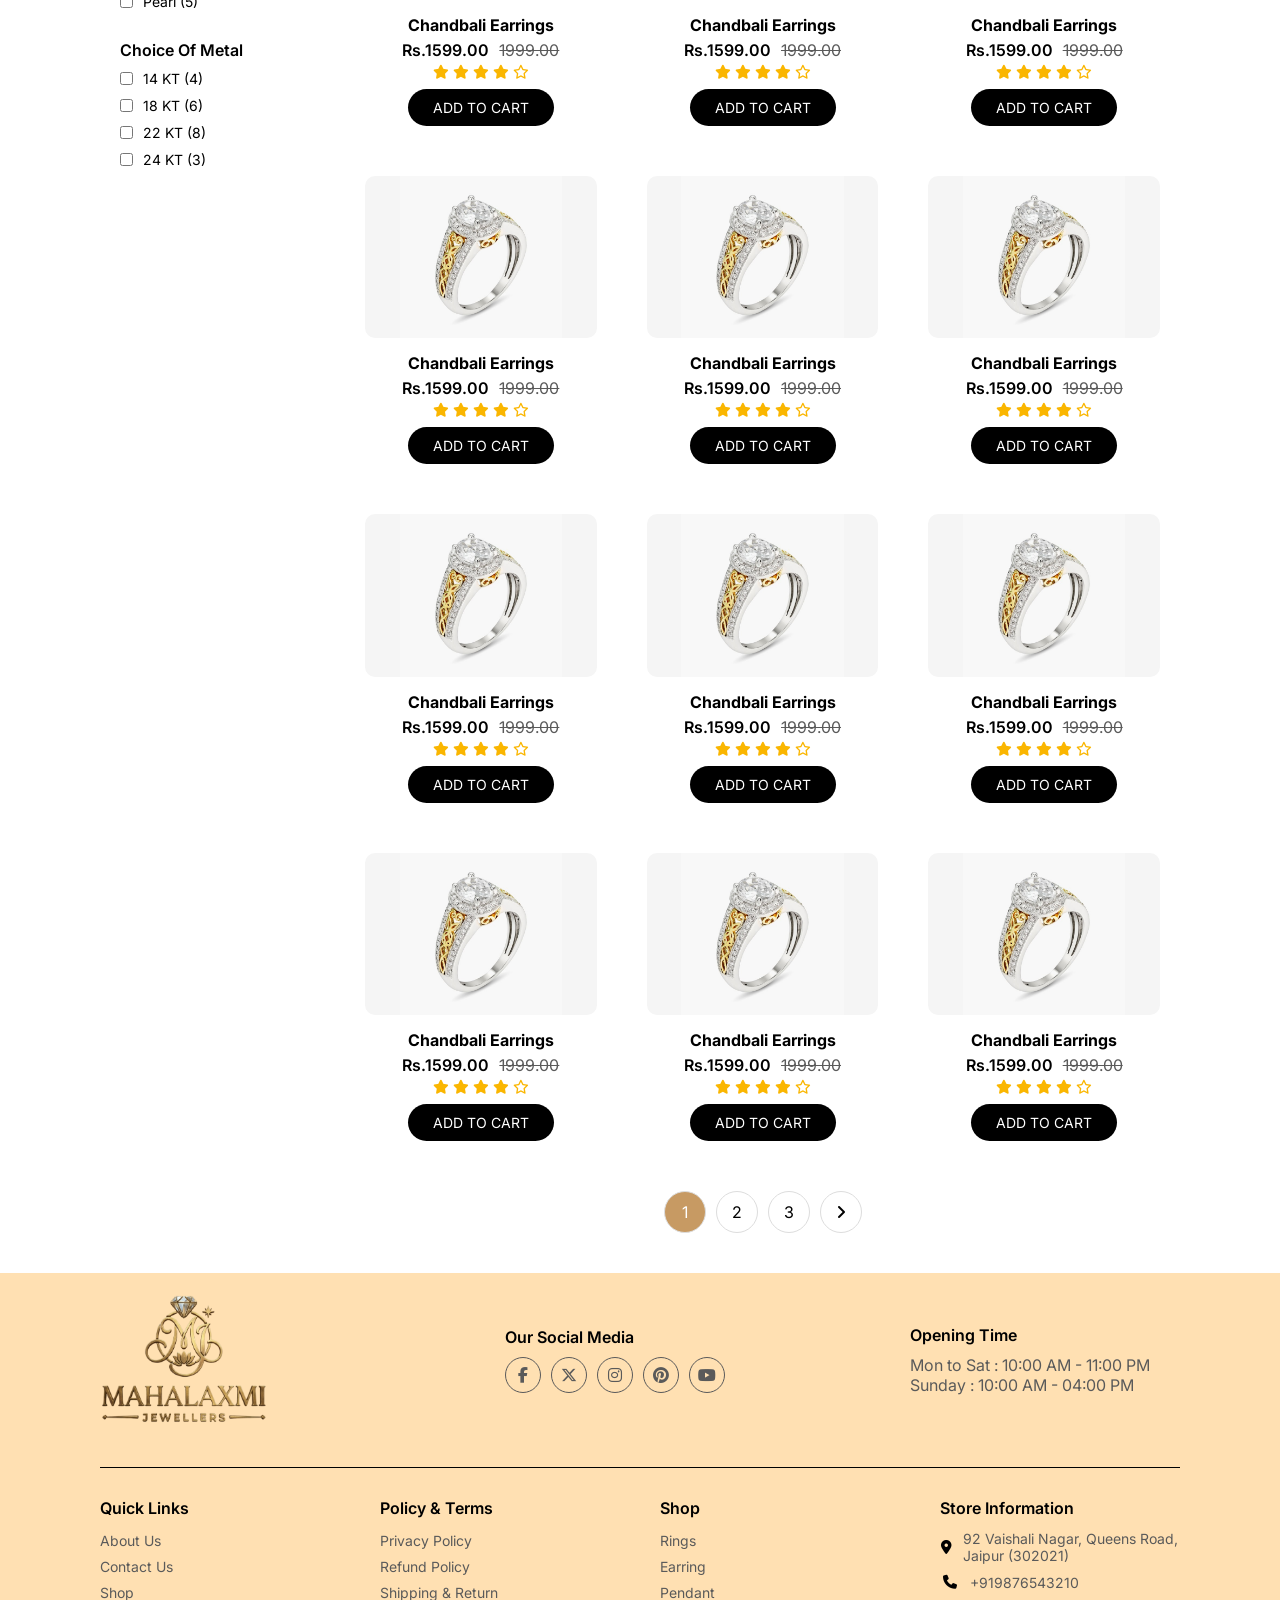
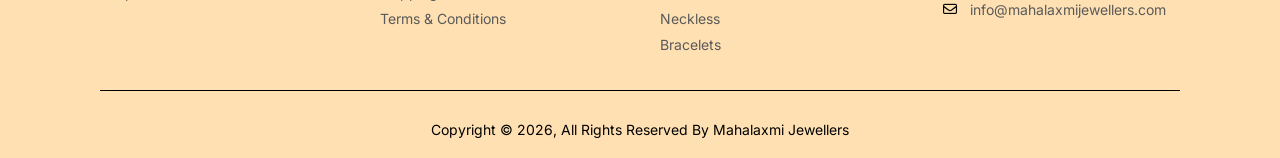
<file: shop.html>
<!DOCTYPE html>
<html lang="en">

<head>
    <meta charset="UTF-8">
    <meta name="viewport" content="width=device-width, initial-scale=1.0">
    <title>Mahalaxmi Jewellers</title>

    <link rel="shortcut icon" href="/img/mj_logo.png" type="image/x-icon">
    <link rel="stylesheet" href="https://cdnjs.cloudflare.com/ajax/libs/font-awesome/6.5.0/css/all.min.css">
    <link rel="stylesheet" href="style.css">
    <link rel="stylesheet" href="shop.css">
    <link
        href="https://fonts.googleapis.com/css2?family=Playfair+Display:wght@400;600;700&family=Inter:wght@300;400;500;600&display=swap"
        rel="stylesheet">
</head>

<body>

    <header class="navbar">

        <div class="top-bar">

            <div class="search-box">
                <input type="text" placeholder="Search Product...">
                <span><i class="fa-solid fa-magnifying-glass"></i></span>
            </div>

            <div class="logo">
                <img src="/src/mj_logo.png" alt="mahalaxmi_jewellers_logo">
            </div>

            <div class="nav-icons">
                <span class="icon"><i class="fa-solid fa-user"></i></span> <!-- User Profile Icon -->
                <span class="icon"><i class="fa-solid fa-heart-circle-plus"></i></span> <!-- Wishlist ICon -->
                <span class="icon"><i class="fa-solid fa-cart-plus"></i></span> <!-- User Profile Icon -->
            </div>
        </div>

        <hr>

        <div class="nav-links">
            <!-- <p class="delivery-text">
                    <span>Free</span> India Standerd Delivery on all order.
                </p> -->

            <nav>
                <ul class="menu">

                    <li><a href="index.html">Home</a></li>

                    <li class="dropdown"><a href="shop.html">Shop ▾</a>

                        <ul class="dropdown-menu">
                            <li><a href="#">Rings</a></li>
                            <li><a href="#">Bracelets</a></li>
                            <li><a href="#">Earrings</a></li>
                            <li><a href="#">Pendant</a></li>
                        </ul>
                    </li>
                    <li><a href="aboutUs.html">About Us</a></li>
                    <li><a href="contactUs.html">Contact Us</a></li>
                </ul>
            </nav>
        </div>
    </header>

    <!-- =============== Banner =============== -->


    <section class="about_banner">
        <div class="about-banner-wrapper">
            <div class="about-banner-item">
                <img src="src/product_banner.png" alt="About Banner" class="about-banner-img">

                <div class="about-banner-content">
                    <h4 class="about-banner-title">Contact Us</h4>
                </div>
            </div>
        </div>
    </section>


    <!-- =============== Product Page Start =============== -->

    <section class="shop">


        <!--Left Filter-->

        <aside class="filters">

            <div class="filter-header">
                <h4 class="filter-title">Filter By</h4>
                <button class="clear-btn">X Clear All</button>
            </div>

            <hr class="filter-hr">

            <!--Price-->

            <div class="filter-group">

                <h4 class="filter-heading">Price</h4>
                <p class="filter-price"> &#8377; 1000.00 - &#8377; 100,000</p>
                <input type="range" class="price-range" min="1000" max="100000">
            </div>

            <!--Category-->

            <div class="filter-group">

                <h5 class="filter-heading">Categories</h5>
                <label class="filter-option"><input type="checkbox">Chains (10)</label>
                <label class="filter-option"><input type="checkbox">Rings (10)</label>
                <label class="filter-option"><input type="checkbox">Earrings (10)</label>
                <label class="filter-option"><input type="checkbox">Pendants (10)</label>
            </div>

            <!--Metal-->

            <div class="filter-group">

                <h5 class="filter-heading">Choice Of Metal</h5>
                <label class="filter-option"><input type="checkbox">White Gold (7)</label>
                <label class="filter-option"><input type="checkbox">Yellow Gold (13)</label>
                <label class="filter-option"><input type="checkbox">Rose Gold (5)</label>
                <label class="filter-option"><input type="checkbox">Platinum (26)</label>
                <label class="filter-option"><input type="checkbox">Silver (32)</label>
            </div>

            <!--Stone-->
            <div class="filter-group">

                <h5 class="filter-heading">Choice Of Metal</h5>
                <label class="filter-option"><input type="checkbox">Diamond (7)</label>
                <label class="filter-option"><input type="checkbox">Gemstone (13)</label>
                <label class="filter-option"><input type="checkbox">Pearl (5)</label>
            </div>

            <!--Carat-->

            <div class="filter-group">

                <h5 class="filter-heading">Choice Of Metal</h5>
                <label class="filter-option"><input type="checkbox">14 KT (4)</label>
                <label class="filter-option"><input type="checkbox">18 KT (6)</label>
                <label class="filter-option"><input type="checkbox">22 KT (8)</label>
                <label class="filter-option"><input type="checkbox">24 KT (3)</label>
            </div>

        </aside>

        <!-- ===== RIGHT PRODUCTS ===== -->

        <div class="products">

            <!--Sort Bar-->

            <div class="sort-bar">

                <div class="view-icons">
                    <i class="fa-solid fa-grip"></i>
                    <i class="fa-solid fa-list"></i>
                </div>

                <!--Sort dropdown-->

                <div class="sort-box">
                    <span class="sort-text">Sort By :</span>
                    <select class="sort-select">
                        <option>Relevence</option>
                        <option>Featured</option>
                        <option>Best Selling</option>
                        <option>Price Low to How</option>
                        <option>Price High to Low</option>
                    </select>
                </div>
            </div>


            <div class="product-grid">
            <!--Product Card 1-->
            <div class="card">

                <div class="img-box">
                    <img src="src/product-page/product-1.jpg" alt="" class="product-img">
                    <i class="fa-regular fa-heart heart"></i>
                </div>
                <h4 class="product-title">Chandbali Earrings</h4>
                <p class="product-price">
                    <span class="current-price">Rs.1599.00</span>
                    <span class="old-price">1999.00</span>
                </p>

                <div class="product-rating">
                    <i class="fa-solid fa-star"></i>
                    <i class="fa-solid fa-star"></i>
                    <i class="fa-solid fa-star"></i>
                    <i class="fa-solid fa-star"></i>
                    <i class="fa-regular fa-star"></i>
                </div>

                <a href="#" class="cart-btn">ADD TO CART</a>
            </div>

            <!--Product Card 2-->

            <div class="card">

                <div class="img-box">
                    <img src="src/product-page/product-1.jpg" alt="" class="product-img">
                    <i class="fa-regular fa-heart heart"></i>
                </div>
                <h4 class="product-title">Chandbali Earrings</h4>
                <p class="product-price">
                    <span class="current-price">Rs.1599.00</span>
                    <span class="old-price">1999.00</span>
                </p>

                <div class="product-rating">
                    <i class="fa-solid fa-star"></i>
                    <i class="fa-solid fa-star"></i>
                    <i class="fa-solid fa-star"></i>
                    <i class="fa-solid fa-star"></i>
                    <i class="fa-regular fa-star"></i>
                </div>

                <a href="#" class="cart-btn">ADD TO CART</a>
            </div>

            <!--Product Card 3-->

            <div class="card">

                <div class="img-box">
                    <img src="src/product-page/product-1.jpg" alt="" class="product-img">
                    <i class="fa-regular fa-heart heart"></i>
                </div>
                <h4 class="product-title">Chandbali Earrings</h4>
                <p class="product-price">
                    <span class="current-price">Rs.1599.00</span>
                    <span class="old-price">1999.00</span>
                </p>

                <div class="product-rating">
                    <i class="fa-solid fa-star"></i>
                    <i class="fa-solid fa-star"></i>
                    <i class="fa-solid fa-star"></i>
                    <i class="fa-solid fa-star"></i>
                    <i class="fa-regular fa-star"></i>
                </div>

                <a href="#" class="cart-btn">ADD TO CART</a>
            </div>

            <!--Product Card 4-->

            <div class="card">

                <div class="img-box">
                    <img src="src/product-page/product-1.jpg" alt="" class="product-img">
                    <i class="fa-regular fa-heart heart"></i>
                </div>
                <h4 class="product-title">Chandbali Earrings</h4>
                <p class="product-price">
                    <span class="current-price">Rs.1599.00</span>
                    <span class="old-price">1999.00</span>
                </p>

                <div class="product-rating">
                    <i class="fa-solid fa-star"></i>
                    <i class="fa-solid fa-star"></i>
                    <i class="fa-solid fa-star"></i>
                    <i class="fa-solid fa-star"></i>
                    <i class="fa-regular fa-star"></i>
                </div>

                <a href="#" class="cart-btn">ADD TO CART</a>
            </div>

            <!--Product Card 5-->

            <div class="card">

                <div class="img-box">
                    <img src="src/product-page/product-1.jpg" alt="" class="product-img">
                    <i class="fa-regular fa-heart heart"></i>
                </div>
                <h4 class="product-title">Chandbali Earrings</h4>
                <p class="product-price">
                    <span class="current-price">Rs.1599.00</span>
                    <span class="old-price">1999.00</span>
                </p>

                <div class="product-rating">
                    <i class="fa-solid fa-star"></i>
                    <i class="fa-solid fa-star"></i>
                    <i class="fa-solid fa-star"></i>
                    <i class="fa-solid fa-star"></i>
                    <i class="fa-regular fa-star"></i>
                </div>

                <a href="#" class="cart-btn">ADD TO CART</a>
            </div>

            <!--Product Card 6-->

            <div class="card">

                <div class="img-box">
                    <img src="src/product-page/product-1.jpg" alt="" class="product-img">
                    <i class="fa-regular fa-heart heart"></i>
                </div>
                <h4 class="product-title">Chandbali Earrings</h4>
                <p class="product-price">
                    <span class="current-price">Rs.1599.00</span>
                    <span class="old-price">1999.00</span>
                </p>

                <div class="product-rating">
                    <i class="fa-solid fa-star"></i>
                    <i class="fa-solid fa-star"></i>
                    <i class="fa-solid fa-star"></i>
                    <i class="fa-solid fa-star"></i>
                    <i class="fa-regular fa-star"></i>
                </div>

                <a href="#" class="cart-btn">ADD TO CART</a>
            </div>

            <!--Product Card 7-->

            <div class="card">

                <div class="img-box">
                    <img src="src/product-page/product-1.jpg" alt="" class="product-img">
                    <i class="fa-regular fa-heart heart"></i>
                </div>
                <h4 class="product-title">Chandbali Earrings</h4>
                <p class="product-price">
                    <span class="current-price">Rs.1599.00</span>
                    <span class="old-price">1999.00</span>
                </p>

                <div class="product-rating">
                    <i class="fa-solid fa-star"></i>
                    <i class="fa-solid fa-star"></i>
                    <i class="fa-solid fa-star"></i>
                    <i class="fa-solid fa-star"></i>
                    <i class="fa-regular fa-star"></i>
                </div>

                <a href="#" class="cart-btn">ADD TO CART</a>
            </div>

            <!--Product Card 8-->

            <div class="card">

                <div class="img-box">
                    <img src="src/product-page/product-1.jpg" alt="" class="product-img">
                    <i class="fa-regular fa-heart heart"></i>
                </div>
                <h4 class="product-title">Chandbali Earrings</h4>
                <p class="product-price">
                    <span class="current-price">Rs.1599.00</span>
                    <span class="old-price">1999.00</span>
                </p>

                <div class="product-rating">
                    <i class="fa-solid fa-star"></i>
                    <i class="fa-solid fa-star"></i>
                    <i class="fa-solid fa-star"></i>
                    <i class="fa-solid fa-star"></i>
                    <i class="fa-regular fa-star"></i>
                </div>

                <a href="#" class="cart-btn">ADD TO CART</a>
            </div>

            <!--Product Card 9-->

            <div class="card">

                <div class="img-box">
                    <img src="src/product-page/product-1.jpg" alt="" class="product-img">
                    <i class="fa-regular fa-heart heart"></i>
                </div>
                <h4 class="product-title">Chandbali Earrings</h4>
                <p class="product-price">
                    <span class="current-price">Rs.1599.00</span>
                    <span class="old-price">1999.00</span>
                </p>

                <div class="product-rating">
                    <i class="fa-solid fa-star"></i>
                    <i class="fa-solid fa-star"></i>
                    <i class="fa-solid fa-star"></i>
                    <i class="fa-solid fa-star"></i>
                    <i class="fa-regular fa-star"></i>
                </div>

                <a href="#" class="cart-btn">ADD TO CART</a>
            </div>

            <!--Product Card 10-->

            <div class="card">

                <div class="img-box">
                    <img src="src/product-page/product-1.jpg" alt="" class="product-img">
                    <i class="fa-regular fa-heart heart"></i>
                </div>
                <h4 class="product-title">Chandbali Earrings</h4>
                <p class="product-price">
                    <span class="current-price">Rs.1599.00</span>
                    <span class="old-price">1999.00</span>
                </p>

                <div class="product-rating">
                    <i class="fa-solid fa-star"></i>
                    <i class="fa-solid fa-star"></i>
                    <i class="fa-solid fa-star"></i>
                    <i class="fa-solid fa-star"></i>
                    <i class="fa-regular fa-star"></i>
                </div>

                <a href="#" class="cart-btn">ADD TO CART</a>
            </div>

            <!--Product Card 11-->

            <div class="card">

                <div class="img-box">
                    <img src="src/product-page/product-1.jpg" alt="" class="product-img">
                    <i class="fa-regular fa-heart heart"></i>
                </div>
                <h4 class="product-title">Chandbali Earrings</h4>
                <p class="product-price">
                    <span class="current-price">Rs.1599.00</span>
                    <span class="old-price">1999.00</span>
                </p>

                <div class="product-rating">
                    <i class="fa-solid fa-star"></i>
                    <i class="fa-solid fa-star"></i>
                    <i class="fa-solid fa-star"></i>
                    <i class="fa-solid fa-star"></i>
                    <i class="fa-regular fa-star"></i>
                </div>

                <a href="#" class="cart-btn">ADD TO CART</a>
            </div>

            <!--Product Card 12-->

            <div class="card">

                <div class="img-box">
                    <img src="src/product-page/product-1.jpg" alt="" class="product-img">
                    <i class="fa-regular fa-heart heart"></i>
                </div>
                <h4 class="product-title">Chandbali Earrings</h4>
                <p class="product-price">
                    <span class="current-price">Rs.1599.00</span>
                    <span class="old-price">1999.00</span>
                </p>

                <div class="product-rating">
                    <i class="fa-solid fa-star"></i>
                    <i class="fa-solid fa-star"></i>
                    <i class="fa-solid fa-star"></i>
                    <i class="fa-solid fa-star"></i>
                    <i class="fa-regular fa-star"></i>
                </div>

                <a href="#" class="cart-btn">ADD TO CART</a>
            </div>

            <!--Product Card 13-->

            <div class="card">

                <div class="img-box">
                    <img src="src/product-page/product-1.jpg" alt="" class="product-img">
                    <i class="fa-regular fa-heart heart"></i>
                </div>
                <h4 class="product-title">Chandbali Earrings</h4>
                <p class="product-price">
                    <span class="current-price">Rs.1599.00</span>
                    <span class="old-price">1999.00</span>
                </p>

                <div class="product-rating">
                    <i class="fa-solid fa-star"></i>
                    <i class="fa-solid fa-star"></i>
                    <i class="fa-solid fa-star"></i>
                    <i class="fa-solid fa-star"></i>
                    <i class="fa-regular fa-star"></i>
                </div>

                <a href="#" class="cart-btn">ADD TO CART</a>
            </div>

            <!--Product Card 14-->

            <div class="card">

                <div class="img-box">
                    <img src="src/product-page/product-1.jpg" alt="" class="product-img">
                    <i class="fa-regular fa-heart heart"></i>
                </div>
                <h4 class="product-title">Chandbali Earrings</h4>
                <p class="product-price">
                    <span class="current-price">Rs.1599.00</span>
                    <span class="old-price">1999.00</span>
                </p>

                <div class="product-rating">
                    <i class="fa-solid fa-star"></i>
                    <i class="fa-solid fa-star"></i>
                    <i class="fa-solid fa-star"></i>
                    <i class="fa-solid fa-star"></i>
                    <i class="fa-regular fa-star"></i>
                </div>

                <a href="#" class="cart-btn">ADD TO CART</a>
            </div>


            <!--Product Card 15-->

            <div class="card">

                <div class="img-box">
                    <img src="src/product-page/product-1.jpg" alt="" class="product-img">
                    <i class="fa-regular fa-heart heart"></i>
                </div>
                <h4 class="product-title">Chandbali Earrings</h4>
                <p class="product-price">
                    <span class="current-price">Rs.1599.00</span>
                    <span class="old-price">1999.00</span>
                </p>

                <div class="product-rating">
                    <i class="fa-solid fa-star"></i>
                    <i class="fa-solid fa-star"></i>
                    <i class="fa-solid fa-star"></i>
                    <i class="fa-solid fa-star"></i>
                    <i class="fa-regular fa-star"></i>
                </div>

                <a href="#" class="cart-btn">ADD TO CART</a>
            </div>

            </div>

            <!--===== Pagination =====-->

            <div class="pagination">
                <a href="#" class="page-btn active">1</a>
                <a href="#" class="page-btn">2</a>
                <a href="#" class="page-btn">3</a>
                <a href="#" class="page-btn next">
                    <i class="fa-solid fa-angle-right"></i>
                </a>
            </div>
        </div>


    </section>

    <!-- =============== Footer Start =============== -->

    <footer class="footer">

        <div class="footer-top">
            <div class="footer-logo">
                <img src="/src/mj_logo.png" alt="mj_logo">
            </div>

            <div class="footer-contact">
                <h4>Our Social Media</h4>

                <div class="social-icons">
                    <span><i class="fa-brands fa-facebook-f"></i></span> <!-- Facebook Icon -->
                    <span><i class="fa-brands fa-x-twitter"></i></span> <!-- Twitter Icon -->
                    <span><i class="fa-brands fa-instagram"></i></span> <!-- Instagram Icon -->
                    <span><i class="fa-brands fa-pinterest"></i></span> <!-- Pinterest Icon -->
                    <span><i class="fa-brands fa-youtube"></i></span> <!-- Youtube Icon -->
                </div>
            </div>

            <div class="footer-time">
                <h4>Opening Time</h4>
                <p>Mon to Sat : 10:00 AM - 11:00 PM</p>
                <p>Sunday : 10:00 AM - 04:00 PM</p>
            </div>

        </div>

        <hr>

        <div class="footer-middle">

            <div class="footer-col">
                <h4>Quick Links</h4>
                <ul>
                    <li><a href="aboutUs.html">About Us</a></li>
                    <li><a href="contactUs.html">Contact Us</a></li>
                    <li><a href="shop.html">Shop</a></li>
                </ul>
            </div>

            <div class="footer-col">
                <h4>Policy & Terms</h4>
                <ul>
                    <li><a href="#">Privacy Policy</a></li>
                    <li><a href="#">Refund Policy</a></li>
                    <li><a href="#">Shipping & Return</a></li>
                    <li><a href="#">Terms & Conditions</a></li>
                </ul>
            </div>

            <div class="footer-col">
                <h4>Shop</h4>
                <ul>
                    <li><a href="#">Rings</a></li>
                    <li><a href="#">Earring</a></li>
                    <li><a href="#">Pendant</a></li>
                    <li><a href="#">Neckless</a></li>
                    <li><a href="#">Bracelets</a></li>
                </ul>
            </div>

            <div class="footer-col">
                <h4>Store Information</h4>
                <p><span><i class="fa-solid fa-location-dot"></i></span>92 Vaishali Nagar, Queens Road, Jaipur (302021)
                </p>
                <p><span><i class="fa-solid fa-phone"></i></span>+919876543210</p>
                <p><span><i class="fa-regular fa-envelope"></i></span>info@mahalaxmijewellers.com</p>
            </div>
        </div>

        <hr>

        <div class="footer-bottom">
            <p>Copyright &copy; 2026, All Rights Reserved By Mahalaxmi Jewellers</p>
        </div>
    </footer>
</body>

</html>
</file>
<file: style.css>
*{
    margin: 0;
    padding: 0;
    box-sizing: border-box;
}

body {
  font-family: 'Inter', sans-serif;
}

h1, h2, h3 {
  font-family: 'Playfair Display', serif;
}

/* =============== Navbar =============== */

.navbar {
    width: 100%;
}

.top-bar {
    display: grid;
    grid-template-columns: 1fr auto 1fr;
    align-items: center;
    padding: 12px 120px;
}

.search-box {
    justify-self: start;
    display: flex;
    align-items: center;
    border: 1px solid #5a5a5a;
    border-radius: 25px;
    padding: 5px 10px;
    width: 300px;
}

.search-box input {
    border: none;
    outline: none;
    font-size: 14px;
    flex: 1;
}

.logo {
    justify-self: center;
}

.logo img {
        height: 80px;
}

.nav-icons {
    justify-self: end;
    display: flex;
    gap: 20px;
}

.icon {
    width: 20px;
    stroke: black;
    fill: none;
    margin-left: 15px;
    cursor: pointer;
    font-size: 22px;
}

/* .delivery-text span {
    color: #D3A376;
    font-weight: bold;
} */

.nav-links {
    display: flex;
    justify-content: center;
    align-items: center;
    padding: 20px 40px;
    /* border-top: 1px solid #5a5a5a; */
}

.menu {
    display: flex;
    align-items: center;
    gap: 50px;
    list-style: none;
    padding: 0;
    margin: 0;
}

.menu, .dropdown-menu {
    list-style: none;
    display: flex;
    align-items: center;
}

.menu li {
    position: relative;
}

.menu li a {
    text-decoration: none;
    color: #000000;
    font-size: 18px;
    font-weight: 500;
    transition: 0.3s ease;
}

.menu li a:hover {
    color: #C89B5E;
}

.dropdown-menu {
    display: none;
    position: absolute;
    top: 100%;
    left: 0;
    background: white;
    min-width: 150px;
    box-shadow: 0 4px 12px rgba(0, 0, 0, 0.1);
    border-radius: 5px;
    overflow: hidden;
    z-index: 100;
}

.dropdown-menu li a {
    width: 100%;
    margin: 0;
}

.dropdown-menu li a {
    display: block;
    padding: 10px 12px;
    white-space: nowrap;
}

.dropdown:hover .dropdown-menu {
    display: block;
}


/* =============== Footer =============== */

.footer {
    background: #FFE0B2;
    padding: 10px 100px;
    padding-bottom: 20px;
}

.footer-top {
    display: grid;
    grid-template-columns: 1fr 0.5fr 1.5fr 1fr;
    align-items: center;
    padding: 10px 0;
}

.footer-logo {
    grid-column: 1;
    justify-self: start;
}

.footer-logo img {
    height: 130px;
}

.footer-contact {
    grid-column: 3;
    justify-self: start;
    text-align: left;
    color: #5a5a5a;
}

.footer-contact h4 {
    color: black;
}

.footer-contact h4, .footer-time h4 {
    font-weight: 600;
    margin-bottom: 10px;
}

.social-icons {
    display: flex;
    justify-content: flex-start;
    gap: 10px;
    font-size: 16px;
    color: #5a5a5a;
}

.social-icons span {
    display: flex;
    align-items: center;
    justify-content: center;
    width: 36px;
    height: 36px;
    border: 1px solid #5a5a5a;
    border-radius: 50%;
    cursor: pointer;
    transition: all 0.3s ease;
}

.footer-time {
    grid-column: 4;
    justify-self: start;
    text-align: left;
}

.footer-time p {
    color: #5a5a5a;
}

/* .social-icons i {
    font-size: 16px;
} */

.social-icons span:hover {
    background: #3E2522;
    color: white;
}

.footer hr {
    border: none;
    border-top: 1px solid black;
    margin: 30px 0;
}

.footer-middle {
    display: grid;
    grid-template-columns: repeat(4, 1fr);
    gap: 40px;
}

.footer-col h4 {
    margin-bottom: 12px;
    font-weight: 600;
}

.footer-col ul {
    list-style: none;
    padding: 0;
}

.footer-col ul li {
    margin-bottom: 6px;
}

.footer-col ul li a {
    text-decoration: none;
    color: #5a5a5a;
    font-size: 14px;
}

.footer-col a:hover {
    color: #3E2522;
}

.footer-col p {
    display: flex;
    align-items: center;
    font-size: 14px;
    gap: 10px;
    margin-bottom: 10px;
    color: #5a5a5a;
}

.footer-col p span {
    width: 20px;
    display: flex;
    justify-content: center;
    color: black;
}

.footer-bottom {
    text-align: center;
    margin-top: 20px;
    font-size: 14px;
}


/* =============== Hero Section =============== */

.hero-banner {
    height: auto;
    margin: auto;
    overflow: hidden;
    position: relative;
}

.hero-banner-wrapper {
    display: flex;
    width: 300vw;
    height: 100%;
    animation: bannerSlide 10s infinite ease-in-out;
}

.hero-banner-item {
    width: 100vw;
    height: 100%;
    position: relative;
}

.hero-banner-item img {
    width: 100%;
    height: 100%;
    object-fit: cover;
}

.hero-banner-content {
    position: absolute;
    top: 50%;
    left: 120px;
    transform: translateY(-50%);
    max-width: 500px;
}

.hero-banner-content h1 {
    font-size: 94px;
    margin-bottom: 10px;
}

.hero-banner-content p {
    font-size: 20px;
    margin-bottom: 20px;
}

.hero-btn {
    display: inline-block;
    padding: 12px 28px;
    background: #3E2522;
    border-radius: 25px;
    color: #fff;
    text-decoration: none;
    font-size: 16px;
    transition: 0.3s;
}

.hero-btn:hover {
    background: #000;
    transition: 0.3s;
}

@keyframes bannerSlide {
  0%, 20%   { transform: translateX(0); }
  33%, 53%  { transform: translateX(-100vw); }
  66%, 86%  { transform: translateX(-200vw); }
  100%      { transform: translateX(0); }
}


/* =============== Feature Section =============== */

.features {
    display: flex;
    justify-content: center;
    align-items: center;
    padding: 40px 120px;
    flex-wrap: wrap;
    gap: 70px;
}

.feature-item {
    display: flex;
    align-items: center;
    gap: 20px;
    transition: 0.3s;
}

.icon-circle {
    width: 80px;
    height: 80px;
    border: 1.5px dashed #3E2522;
    border-radius: 50%;
    display: flex;
    align-items: center;
    justify-content: center;
    transform: none;
}

.icon-circle i {
    font-size: 30px;
    color: #3E2522;
}

.feature-content h4 {
    font-size: 22px;
    font-weight: 600;
    margin: 0;
}

.feature-content p {
    font-size: 18px;
    margin: 2px 0 0;
    color: #5a5a5a;
}


.feature-hr {
    margin: 0 120px;
}

/* =============== Shop By Category =============== */

.shop-category {
    text-align: center;
    padding: 60px 120px;
}

.shop-category h2 {
    font-size: 38px;
    margin-bottom: 40px;
    font-weight: 600;
    cursor: default;
}

.shop-category h2 span {
    color: #C89B5E;
}

.category-wrapper {
    display: flex;
    justify-content: space-around;
    align-items: center;
    flex-wrap: wrap;
}

.category-item {
    text-align: center;
    width: 150px;
    color: inherit;
}

.category-item a {
    text-decoration: none;
    color: inherit;
    transition: all 0.3s ease;
}

.category-item a:hover {
    color: #C89B5E;
}

.circle {
    width: 160px;
    height: 160px;
    border-radius: 50%;
    background-color: #fff;
    display: flex;
    align-items: center;
    justify-content: center;

    box-shadow: 0 0 20px rgba(0, 0, 0, 0.12);
}

.circle img {
    width: 140px;
    height: auto;
}

.category-item p {
    margin-top: 12px;
    font-size: 18px;
    font-weight: 500;
    text-decoration: none;
}

/* =============== Trending Products =============== */

.trending {
    padding: 60px 120px;
    text-align: center;
}

.trending h2 {
    font-size: 42px;
}

.trending span {
    color: #C89B5E;
}

.trending-subtitle {
    color: #5a5a5a;
    font-size: 16px;
    margin-bottom: 40px;
}

.trend-product-container {
    display: flex;
    justify-content: center;
    gap: 80px;
    flex-wrap: wrap;
}

.trend-product {
    width: 270px;
    text-align: center;
}

/* Image Box */

.trend-img-box {
    position: relative;
    display: block;
    width: 100%;
    height: 300px;
    background: #f6f6f6;
    border-radius: 15px;
    overflow: hidden;
}

.trend-img-box img {
    position: absolute;
    top: 50%;
    left: 50%;
    max-width: 100%;
    max-height: 100%;
    object-fit: contain;
    transition: 0.7s;
    transform: translate(-50%, -50%) scale(1.25);
}

.wishlist-icon {
    position: absolute;
    top: 10px;
    right: 10px;
    opacity: 0;
    transform: translateY(-5px);
    transition: 0.3s ease;
}

.wishlist-icon i {
    font-size: 18px;
    color: #000;
    text-shadow: 0 0 3px rgba(255,255,255,0.8);
}

.trend-img-box:hover .wishlist-icon {
    opacity: 1;
    transform: translateY(0);
}

/* Hover Image Change */

.trend-hover {
    opacity: 0;
}

.trend-img-box:hover .trend-img {
    opacity: 0;
}

.trend-img-box:hover .trend-hover {
    opacity: 1;
}

.product h4 {
    font-size: 20px;
    margin-top: 15px;
    font-weight: 600;
}

.price {
    font-size: 16px;
    margin: 2px 0;
}

.price span {
    text-decoration: line-through;
    color: #5a5a5a;
    font-size: 12px;
    margin-left: 5px;
}

.stars {
    color: #FAB600;
    margin: 6px 0;
}

.stars i {
    font-size: 12px;
}

.btn {
    display: inline-block;
    background: #000;
    color: #fff;
    padding: 10px 15px;
    border-radius: 25px;
    text-decoration: none;
    font-size: 14px;
    transition: 0.3s;
}

.btn:hover {
    background: #3E2522;

}

/* Promo Section */

.promo-section {
    display: grid;
    grid-template-columns: 2fr 1fr;
    gap: 40px;
    padding: 60px 120px;
}

.promo-left, .promo-right {
    position: relative;
    height: 600px;
    border-radius: 10px;
    overflow: hidden;
}

.promo-left img, .promo-right img {
    width: 100%;
    height: 100%;
    object-fit: cover;
}

.promo-left .promo-content {
    position: absolute;
    top: 50%;
    right: 60px;
    transform: translateY(-50%);
    max-width: 350px;
    color: #fff;
    text-align: left;
}

.promo-right .promo-content {
    position: absolute;
    bottom: 40px;
    left: 50%;
    transform: translateX(-50%);
    text-align: center;
    color: #fff;
}

.promo-title {
    font-size: 34px;
    line-height: 1.3;
    margin-bottom: 15px;
}

.promo-desc {
    font-size: 15px;
    margin-bottom: 20px;
    line-height: 1.5;
}

.promo-title-small {
    font-size: 28px;
    margin: 10px 0 20px;
}

.promo-tag {
    font-size: 12px;
}

.promo-btn {
    display: inline-block;
    background: #3E2522;
    color: #fff;
    padding: 18px 36px;
    border: 2px solid #3E2522;
    border-radius: 30px;
    text-decoration: none;
    font-size: 16px;
    font-weight: 600;
    transition: 0.5s;
}

.promo-btn:hover {
    background: #000;
}

.promo-btn.light {
    background: #fff;
    color: #000;
    border: 2px solid #fff;
}

.promo-btn.light:hover {
    background: transparent;
    border: 2px solid #fff;
    color: #fff;
}


/* Client Testimonials */

.testimonials {
    padding: 60px 120px;
    text-align: center;
}

.testimonials-title {
    font-size: 40px;
    font-weight: 600;
    margin-bottom: 60px;
}

.testimonial-container {
    display: flex;
    flex-wrap: wrap;
    justify-content: center;
    gap: 50px;
}

.testimonial-card {
    position: relative;
    background: #FFE0B2;
    padding: 30px;
    width: 370px;
    text-align: left;
    border-radius: 6px;
}

.quote {
    position: absolute;
    top: -35px;
    right: 15px;
    font-size: 64px;
    color: #3E2522;
    font-weight: bold;
}

.quote i {
    display: block;
}

.user-info {
    display: flex;
    align-items: center;
    gap: 12px;
    margin-bottom: 15px;
}

.avatar {
    width: 55px;
    height: 55px;
    background: #ffffff;
    border-radius: 50%;
    display: flex;
    align-items: center;
    justify-content: center;
}

.avatar-inner {
    width: 45px;
    height: 45px;
    border-radius: 50%;
    overflow: hidden;
}

.avatar-inner img {
    width: 100%;
    height: 100%;
    object-fit: cover;
    border-radius: 50%;
}

.client-name {
    margin: 0;
    font-size: 16px;
    font-weight: 600;
}

.testimonial-stars {
    color: #f4a100;
    font-size: 14px;
}

.testimonial-stars i {
    margin-right: 2px;
}

.testimonial-text { 
    font-size: 14px;
    color: #5a5a5a;
    line-height: 1.6;
}
</file>
<file: aboutUs.css>
.about-banner {
    position: relative;
    overflow: hidden;
}

.about-banner-item {
    position: relative;
    height: 200px;
}

.about-banner-img {
    width: 100%;
    height: 100%;
    object-fit: cover;
}

/* Overlay */

.about-banner-item::before {
    content: "";
    position: absolute;
    inset: 0;
}

.about-banner-content {
    position: absolute;
    inset: 0;
    display: flex;
    align-items: center;
    justify-content: center;
}

.about-banner-title {
    font-size: 36px;
    margin: 0;
}

/* About Main */

.about-main {
    background: #FFE0B2;
    margin: 40px 0;
    padding: 40px ;
    text-align: center;
    border-radius: 10px;
}

.about-main-title {
    font-size: 56px;
    font-weight: 700;
    margin-bottom: 20px;
}

.about-main-subtitle {
    font-size: 24px;
    font-weight: 600;
    color: #C89B5E;
    margin-bottom: 20px;
}

.about-main-desc {
    max-width: 750px;
    margin: auto;
    line-height: 1.7;
    font-size: 18px;
    color: #5a5a5a;
}

/* Story Section Starting */

.about-section {
    padding: 80px 0;
    display: flex;
    justify-content: center;
}

.about-container {
    max-width: 1400px;
    margin: 0 auto;
    padding: 0 20px;
}

.about-row {
    display: flex;
    justify-content: space-between;
    align-items: flex-end;
    gap: 80px;
}

.about-left {
    flex: 1;
    max-width: 700px;
    text-align: left;
}

.about-subtitle {
    font-size: 40px;
    font-weight: 700;
    color: #3E2522;
    margin-bottom: 15px;
    text-align: center;
}

.about-title {
    font-size: 30px;
    line-height: 1.3;
    font-weight: 700;
    text-align: center;
    margin-bottom: 40px;
}

.about-text {
    margin-top: 0;
}

.about-para {
    font-size: 16px;
    line-height: 26px;
    color: #000;
    margin-bottom: 20px;
    text-align: justify;
}

.about-para:last-child {
    margin-bottom: 0;
}

.about-image {
    width: 450px;
    margin-top: 0;
    flex-shrink: 0;
}

.about-img {
    width: 100%;
    height: auto;
    display: block;
}

.story-hr {
    margin: 0 220px;
}


/*==========Leadership Section Start==========*/

.leadership {
    text-align: center;
    padding: 80px 120px;
}

.leadership-title {
    font-size: 40px;
    font-weight: 700;
    color: #3E2522;
    margin-bottom: 10px;
}

.leadership-subtitle {
    font-size: 20px;
    margin-bottom: 60px;
}

.leader-container {
    display: flex;
    justify-content: center;
    gap: 30px;
}

.leader-card {
    background: #FFE0B2;
    padding: 10px 20px 35px;
    border-radius: 5px;
    width: 300px;
    box-shadow: 0 6px 12px rgba(0,0,0,0.12);
}

.leader-img {
    width: 175px;
    height: 175px;
    margin: 0 auto 25px;
    border-radius: 50%;
    display: flex;
    align-items: center;
    justify-content: center;
    overflow: hidden;
}

.leader-img img {
    width: 85%;
    height: 85%;
    object-fit: contain;
}

.leader-name {
    font-size: 24px;
    font-weight: 700;
    line-height: 32px;
    color: #3E2522;
    margin-top: 15px;
    margin-bottom: 10px;
}

.leader-role {
    font-size: 16px;
    font-weight: 600;
    color: #C89B5E;
    letter-spacing: 1;
    margin-top: 5px;
    display: block;
}


/*==========Our Promise Start==========*/

.promise {
    text-align: center;
    padding: 0 120px 40px;
}

.promise-title {
    font-size: 40px;
    font-weight: 700;
    color: #3E2522;
    margin-bottom: 20px;
}

.promise-text {
    max-width: 725px;
    margin: 0 auto 30px;
    font-size: 18px;
    color: #5a5a5a;
    line-height: 32px;
}

.promise-hr {
    width: 60%;
    margin: 30px auto;
}

.promise-sign {
    font-style: italic;
    color: #5a5a5a;
    margin-bottom: 10px;
}

.promise-family {
    font-size: 22px;
    color: #3E2522;
}


/*=====Our Values Start=====*/

.values {
    text-align: center;
    padding: 20px 120px 40px;
}

.values-title {
    font-size: 40px;
    font-weight: 700;
    color: #3E2522;
}

.values-subtitle {
    font-size: 16px;
    margin-bottom: 40px;
}

.values-wrapper {
    display: flex;
    flex-wrap: wrap;
    justify-content: center;
    gap: 25px;
    margin-bottom: 40px;
}

.value-card {
    width: 250px;
    padding: 30px 20px;
    border-radius: 10px;
    box-shadow: 0 0 10px rgba(0,0,0,0.25);
    transition: 0.3s;
}

.value-card:hover {
    transform: translateY(-5px);
}

.value-icon {
    width: 70px;
    height: 70px;
    background: #C89B5E;
    border-radius: 50%;
    margin: 0 auto 20px;
    display: flex;
    align-items: center;
    justify-content: center;
}

.value-icon i {
    font-size: 24px;
}

.value-title {
    font-size: 20px;
    color: #3E2522;
    margin-bottom: 10px;
}

.value-desc {
    font-size: 14px;
    color: #5a5a5a;
    line-height: 1.6;
}
</file>
<file: contactUs.css>
.contact {
    padding: 80px 120px;
    display: flex;
    justify-content: center;
}

.contact-box {
    width: 100%;
    max-width: 1050px;
    padding: 50px 60px;
    border-radius: 10px;
    box-shadow: 0 0 25px rgba(0,0,0,0.3);
}

.contact-title {
    font-size: 30px;
    font-weight: 700;
    color: #3E2522;
    margin-bottom: 30px;
    text-align: center;
}

.contact-form {
    display: flex;
    flex-direction: column;
    gap: 20px;
}

.form-row {
    display: flex;
    gap: 20px;
}

.form-input {
    flex: 1;
    padding: 12px 15px;
    border: 1px solid #000;
    border-radius: 10px;
    font-size: 14px;
    outline: none;
    background: transparent;
}

.form-input .full {
    width: 100%;
}

.form-textarea {
    width: 100%;
    height: 180px;
    padding: 12px 15px;
    border: 1px solid #000;
    border-radius: 10px;
    outline: none;
    resize: none;
    background: transparent;
    font-size: 14px;
    font-family: inherit;
}

.contact-btn {
    margin: 20px auto 0;
    padding: 10px  40px;
    background: #3E2522;
    color: #FFE0B2;
    border: none;
    border-radius: 10px;
    cursor: pointer;
    font-size: 14px;
    font-weight: 700;
    letter-spacing: 1px;
    transition: 0.3s;
}

.contact-btn:hover {
    background: #000;
    color: #fff;
}

/*Map Section*/

.map-section {
    text-align: center;
    padding: 0 120px 80px;
}

.map-title {
    font-size: 40px;
    font-weight: 700;
    color: #3E2522;
    margin-bottom: 40px;
}

.map-container {
    max-width: 1050px;
    margin: 0 auto;
    border-radius: 10px;
    overflow: hidden;
    box-shadow: 0 0 15px rgba(0,0,0,0.25);
}

.map-container iframe {
    width: 100%;
    height: 400px;
    border: 0;
}
</file>
<file: product.css>
*{
    margin: 0;
    padding: 0;
    box-sizing: border-box;
}


.product-container {
    display: flex;
    justify-content: center;
    max-width: 1500px;
    margin: 0 auto;
    gap: 100px;
    padding: 80px 0;
}

.product-gallery {
    flex: 1.3;
    max-width: 700px;
    max-height: auto;
}

.main-image-wrapper {
    background: #f7f7f7;
    padding: 40px;
    margin-bottom: 20px;
    display: flex;
    justify-content: center;
    align-items: center;
    height: 575px;
    overflow: hidden;
}

#mainImage {
    max-width: 100%;
    max-height: 100%;
    object-fit: contain;
    transition: 0.3s ease;
}

#mainImage:hover {
    scale: 120%;
}
.thumbnail-row {
    display: flex;
    gap: 15px;
    justify-content: space-between;
}

.thumbnail {
    flex: 1;
    height: 90px;
    object-fit: cover;
    box-shadow: 0 0 10px rgba(0, 0, 0, 0.25);
    cursor: pointer;
    transition: 0.3 ease;
}

.product-details {
    flex: 1;
    max-width: 450px;
}

.product-title {
    font-size: 28px;
    font-weight: 600;
    margin-bottom: 5px;
}

.product-subtitle {
    font-size: 16px;
    color: #5a5a5a;
    margin-bottom: 10px;
    display: flex;
    align-items: center;
    gap: 5px;
}

.product-rating {
    color: #FAB600;
    margin-left: 5px;
}

.product-rating span {
    color: #5a5a5a;
    font-size: 14px;
}
.product-price {
    display: flex;
    align-items: center;
    gap: 15px;
    margin-bottom: 10px;
}

.current-price {
    font-size: 32px;   
}

.original-price {
    font-size: 24px;
    color: #5a5a5a;
    text-decoration: line-through;
}

.time {
    font-size: 22px;
    margin-bottom: 10px;
}

.pincode-box {
    display: flex;
    height: 45px;
    margin-bottom: 20px;
}

.pincode-box input {
    flex: 1;
    padding: 0 15px;
    border: 1px solid black;
    border-radius: 5px 0 0 5px;
    outline: none;
}

.btn-check {
    font-size: 18px;
    background: #3E2522;
    color: #FFE0B2;
    border: none;
    border-radius: 0 5px 5px 0;
    padding: 0 35px;
    cursor: pointer;
}

.cart-action {
    display: flex;
    gap: 15px;
    margin-bottom: 15px;
    height: 45px;
}

.quantity-selector {
    display: flex;
    border: 1px solid #000;
    border-radius: 5px;
    width: 150px;
}

.quantity-selector button {
    background: none;
    border: none;
    width: 50px;
    font-size: 18px;
    cursor: pointer;
}

.quantity-selector input {
    width: 50px;
    text-align: center;
    border: none;
    font-size: 16px;
    outline: none;
}

.btn-add-cart {
    flex: 1;
    background: #3E2522;
    color: #FFE0B2;
    border: none;
    border-radius: 5px;
    font-size: 14px;
    font-weight: 600;
    cursor: pointer;
    letter-spacing: 1px;
    transition: 0.3s ease;
}

.btn-add-cart:hover {
    background: #fff;
    color: #000;
    border: 1px solid #000;
}

.btn-buy-now {
    width: 100%;
    height: 45px;
    border: 1px solid #000;
    border-radius: 5px;
    font-size: 18px;
    font-weight: 500;
    cursor: pointer;
    letter-spacing: 1px;
    margin-bottom: 20px;
    transition: 0.3s ease;
}

.btn-buy-now:hover {
    background: #3E2522;
    color: #FFE0B2;
}

.product-links {
    display: flex;
    justify-content: space-between;
    margin-bottom: 30px;
}

.product-links button {
    display: flex;
    align-items: center;
    background: none;
    border: none;
    font-size: 14px;
    font-weight: 600;
    letter-spacing: 0.5px;
    color: #5a5a5a;
    gap: 10px;
    cursor: pointer;
    transition: 0.3s ease;
}

.product-links button:hover {
    color: #000;
}

.product-links button.active-wishlist {
    color: #000;
}

.accordion-section {
    /* border-top: 1px solid #000; */
    padding-top: 15px;
}

.accordion-toggle {
    width: 100%;
    background: #D9D9D9;
    border: none;
    padding: 15px;
    text-align: left;
    font-size: 14px;
    font-weight: 500;
    color: #000;
    cursor: pointer;
    display: flex;
    justify-content: space-between;
    align-items: center;
    margin-bottom: 5px;
}

.accordion-title {
    margin-right: 10px;
    font-size: 14px;
    font-weight: 500;
}

.arrow-icon {
    transition: transform 0.3s ease;
}

.accordion-content {
    display: none;
    padding: 15px 10px 25px 10px;
    font-size: 14px;
    line-height: 1.6;
    color: #000;
}

.accordion-content.show {
    display: block;
}

.accordion-toggle.active .arrow-icon {
    transform: rotate(180deg);
}

.modal-overlay {
    display: none;
    position: fixed;
    z-index: 1000;
    left: 0;
    top: 0;
    width: 100%;
    height: 100%;
    background: rgba(0, 0, 0, 0.6);
    align-items: center;
    justify-content: center;
}

.modal-overlay.show {
    display: flex;
}

.modal-content {
    background: #fff;
    padding: 30px;
    border-radius: 5px;
    width: 90%;
    max-width: 500px;
    position: relative;
    box-shadow: 0 4px 15px rgba(0, 0, 0, 0.2);
}

.close-modal {
    position: absolute;
    top: 15px;
    right: 20px;
    font-size: 24px;
    font-weight: 600;
    line-height: 1;
    color: #5a5a5a;
    cursor: pointer;
}

.close-modal:hover {
    color: #000;
}


/* === Description === */

.product-desc-sec {
    max-width: 1300px;
    margin: 0 auto;
    padding: 60px 20px;
}

.main-title {
    text-align: center;
    font-size: 36px;
    font-weight: 700;
    margin-bottom: 40px;
}

.sub-title {
    font-size: 32px;
    font-weight: 600;
    margin-bottom: 20px;
}

.intro-text {
    font-family: 'Playfair Display', serif;
    font-size: 24px;
    line-height: 1.6;
    margin-bottom: 20px;
}

hr {
    border: none;
    border-top: 0.5px solid #000;
    margin: 20px 0;
}

.full-devider {
    width: 100%;
}

.partial-devider {
    width: 65%;
    margin-left: 0;
}

.list-title {
    font-size: 24px;
    font-weight: 600;
    margin-bottom: 20px;
}

.specs-list {
    padding: 0;
    margin: 0;
    list-style-type: circle;
}

.specs-list li {
    font-size: 16px;
    line-height: 2;
    margin-bottom: 5px;
    color: #5a5a5a;
}

.spec-label {
    font-size: 18px;
    font-weight: 600;
    color: #000;
}
</file>
<file: shop.css>
.shop {
    display: flex;
    padding: 40px 120px;
    gap: 50px;
}

/*Filters*/

.filter {
    width: 260px;
}

.filter-header {
    display: flex;
    justify-content: space-between;
    align-items: center;
    margin-bottom: 20px;
}

.filter-title {
    font-size: 20px;
    font-weight: 700;
}

.clear-btn {
    font-size: 12px;
    padding: 4px 10px;
    margin-left: 40px;
    border: none;
    background: #D9D9D9;
    border-radius: 5px;
    cursor: pointer;
}

.filter-group {
    margin-bottom: 30px;
}

.filter-heading {
    font-size: 16px;
    font-weight: 600;
    margin: 10px 0;
}

.filter-price {
    font-size: 14px;
    margin-bottom: 10px;
}

.price-range {
    width: 100%;
    accent-color: #C89B5E;
}

.filter-option {
    display: flex;
    align-items: center;
    gap: 10px;
    font-size: 14px;
    margin-bottom: 10px;
    cursor: pointer;
}


/* Product Cards */

.products {
    flex: 1;
}

.sort-bar {
    background: #FFE0B2;
    padding: 20px 20px;
    border-radius: 10px;
    display: flex;
    justify-content: space-between;
    margin-bottom: 30px;
}

.view-icons i {
    margin-right: 10px;
    cursor: pointer;
}

.sort-select {
    border: none;
    border-radius: 10px;
    padding: 5px 5px;
}

.product-grid {
    display: grid;
    grid-template-columns: repeat(3, 1fr);
    gap: 50px 50px;
}

.card {
    text-align: center;
}

.img-box {
    position: relative;
    background: #f5f5f5;
    width: 100%;
    border-radius: 10px;
    display: flex;
    align-items: center;
    justify-content: center;
    overflow: hidden;
}

.product-img {
    max-width: 70%;
    max-height: 70%;
    object-fit: contain;
}

.heart {
    position: absolute;
    font-size: 24px;
    top: 10px;
    right: 10px;
    opacity: 0;
    transition: 0.3s;
}

.img-box:hover .heart {
    opacity: 1;
}

.product-title {
    margin: 15px 0 5px;
}

.product-price {
    display: flex;
    justify-content: center;
    gap: 10px;
}

.current-price {
    font-size: 16px;
    font-weight: 600;
}

.old-price {
    font-size: 16px;
    color: #5a5a5a;
    text-decoration: line-through;
}

.product-rating {
    display: flex;
    justify-content: center;
    gap: 4px;
    margin: 5px 0 10px;
}

.product-rating i {
    color: #FAB600;
    font-size: 14px;
}

.cart-btn {
    display: inline-block;
    background: #000;
    color: #fff;
    padding: 10px 25px;
    border-radius: 25px;
    text-decoration: none;
    font-size: 14px;
    transition: 0.3s;
}

.cart-btn:hover {
    background: #3E2522;
}

/* Pagination */

.pagination {
    margin-top: 50px;
    display: flex;
    justify-content: center;
    gap: 10px;
}

.page-btn {
    width: 42px;
    height: 42px;
    display: flex;
    align-items: center;
    justify-content: center;
    border-radius: 50%;
    border: 1px solid #ddd;
    text-decoration: none;
    color: #000;
}

.page-btn.active {
    background: #c79a63;
    color: #fff;
}
</file>
